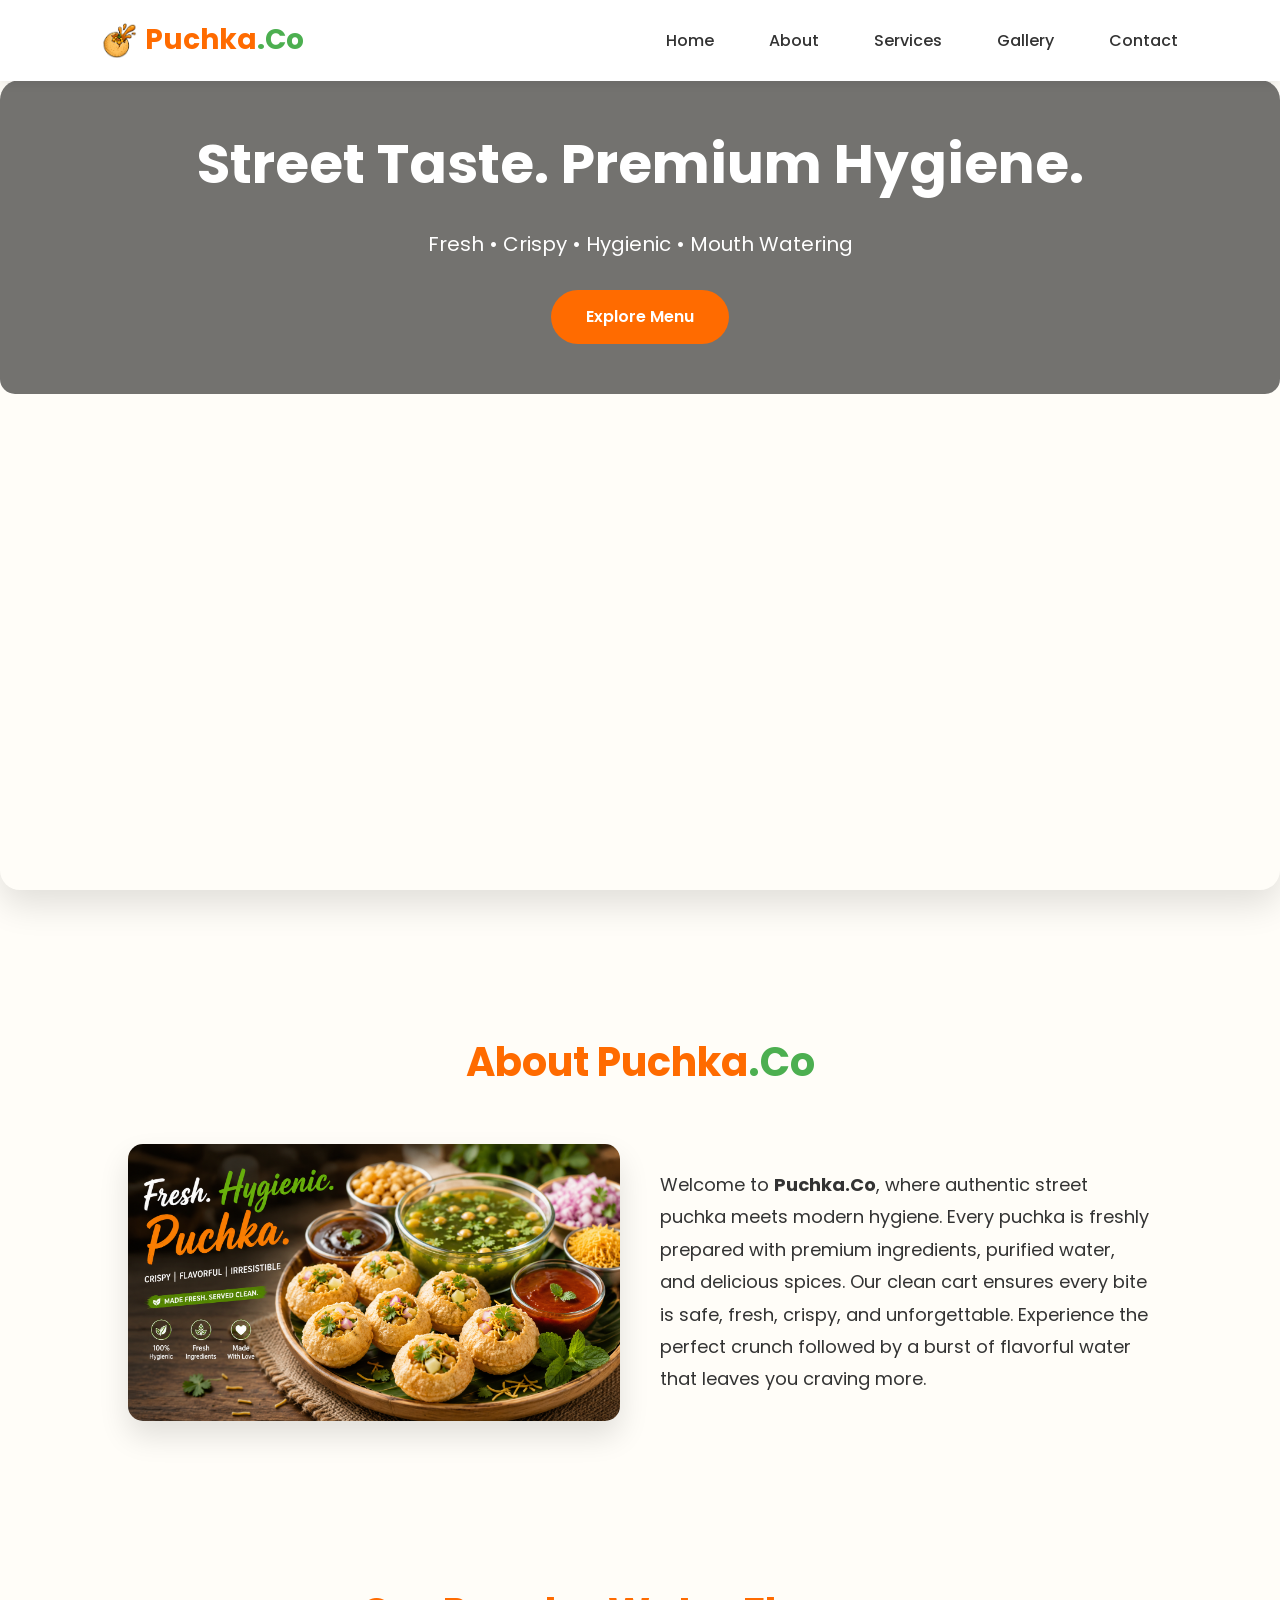
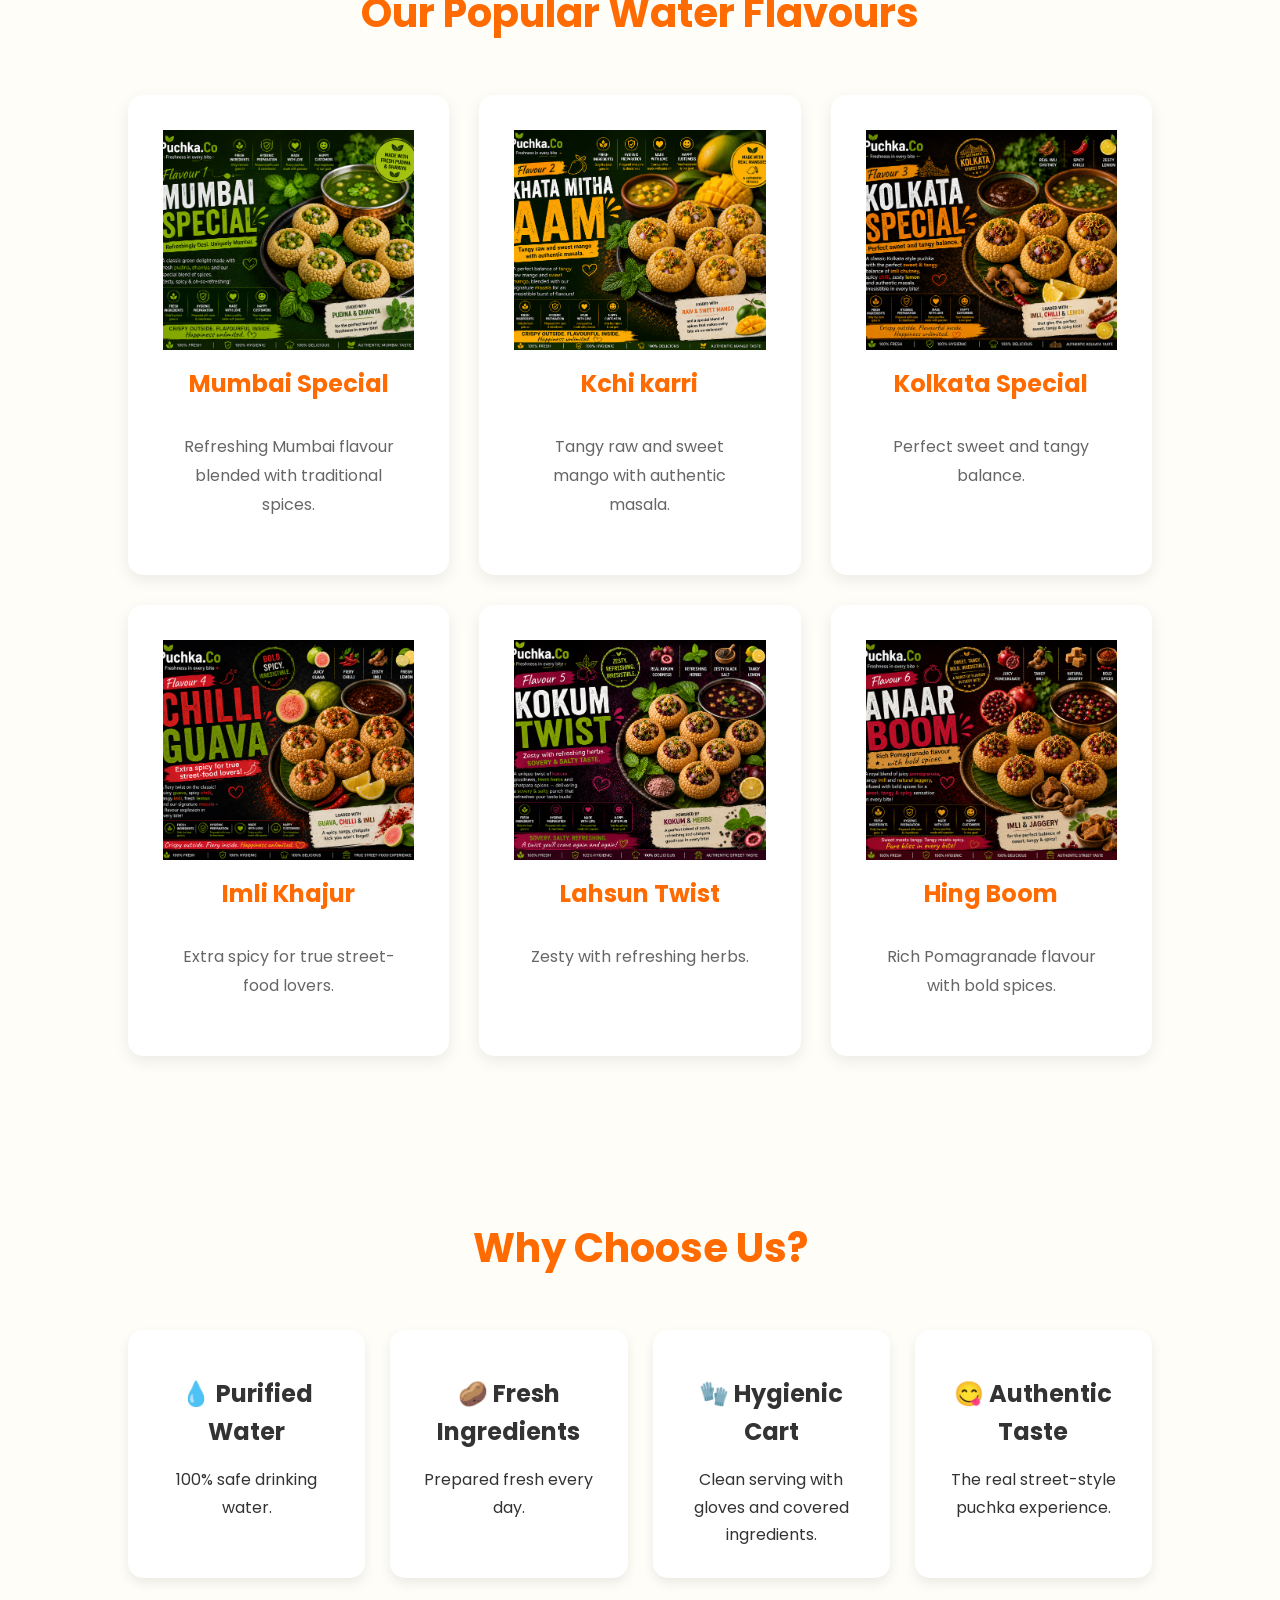
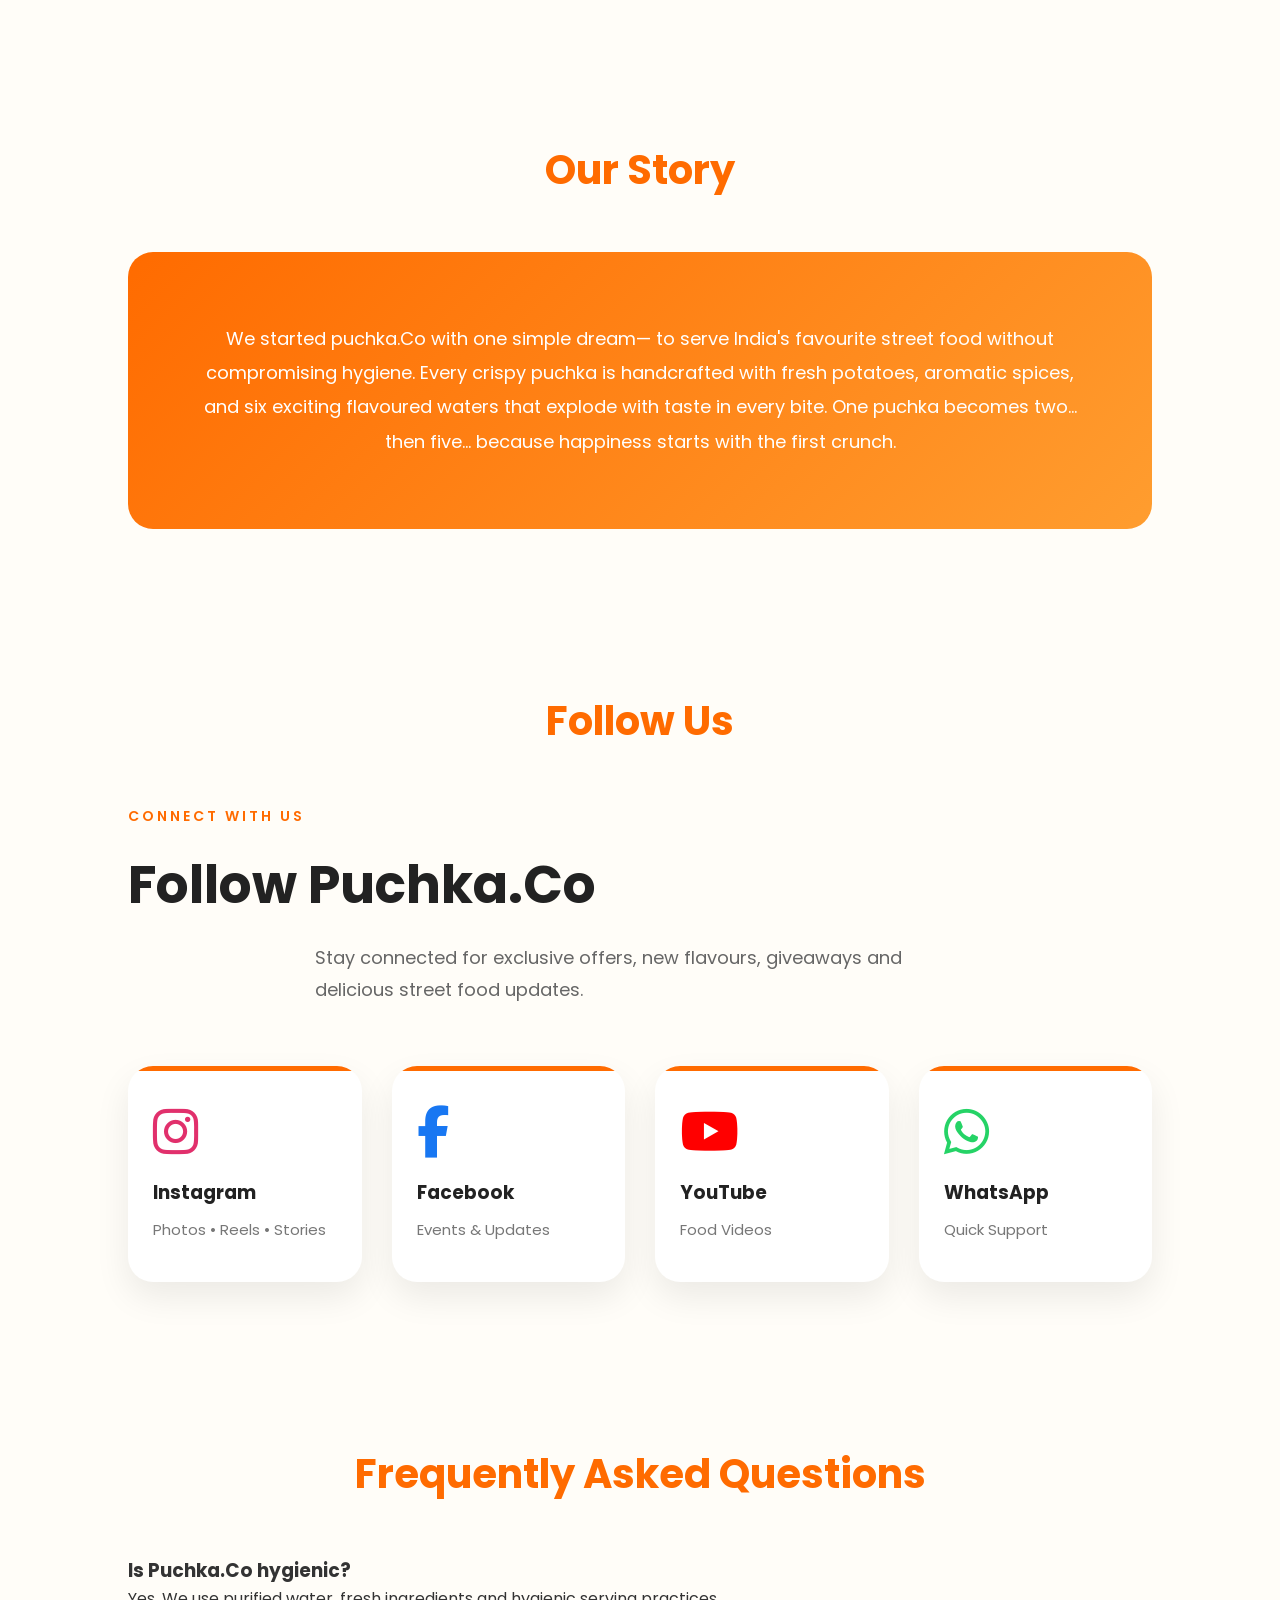
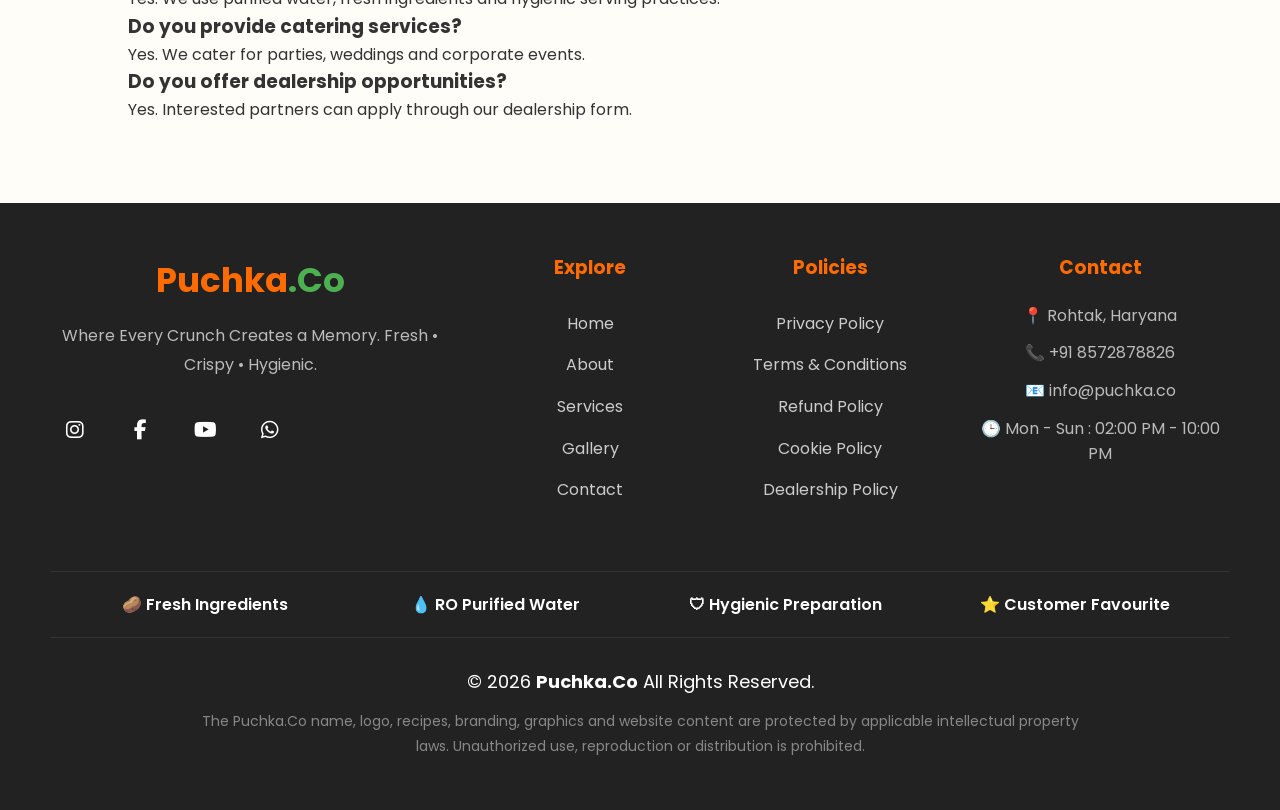
<file: index.html>
<!DOCTYPE html>
<html lang="en">
<head>
<meta charset="UTF-8">
<meta name="viewport" content="width=device-width, initial-scale=1.0">
<title>Puchka.Co | Hygienic Puchka, Golgappa & Panipuri in India</title>

<meta name="description" content="Enjoy hygienic puchka, golgappa and pani puri made with purified water and premium ingredients. Discover unique flavours, premium hygiene, events and franchise opportunities with Puchka.Co.">

<meta name="keywords" content="puchka, golgappa, pani puri, hygienic puchka, street food india, puchka franchise">
    <meta property="og:type" content="website">
<meta property="og:site_name" content="Puchka.Co">
<meta property="og:title" content="Puchka.Co">
<meta property="og:description" content="Premium hygienic puchka experience.">
<meta property="og:url" content="https://puchka.co/">
<meta property="og:image" content="https://puchka.co/image/slider1.jpg">
    
<link href="https://fonts.googleapis.com/css2?family=Poppins:wght@300;400;600;700&display=swap" rel="stylesheet">

<link rel="stylesheet"
href="https://cdnjs.cloudflare.com/ajax/libs/font-awesome/6.5.2/css/all.min.css">

<link rel="stylesheet" href="styles.css">

<style>
*{
    margin:0;
    padding:0;
    box-sizing:border-box;
    font-family:'Poppins',sans-serif;
}

body{
    background:#fffdf8;
    color:#333;
    scroll-behavior:smooth;
}

header{
    position:fixed;
    top:0;
    width:100%;
    background:#ffffff;
    display:flex;
    justify-content:space-between;
    align-items:center;
    padding:18px 8%;
    box-shadow:0 2px 10px rgba(0,0,0,.08);
    z-index:1000;
}

.logo{
    font-size:28px;
    font-weight:700;
    color:#ff6b00;
}

nav a{
    text-decoration:none;
    margin-left:25px;
    color:#333;
    font-weight:500;
}

nav a:hover{
    color:#ff6b00;
}

.slider{
    margin-top:80px;
    width:100%;
    height:90vh;
    overflow:hidden;
}

.slide{
    width:100%;
    height:90vh;
    background-size:cover;
    background-position:center;
    display:flex;
    justify-content:center;
    align-items:center;
    text-align:center;
    animation:fade 18s infinite;
}

.slide-content{
    background:rgba(0,0,0,.55);
    color:#fff;
    padding:40px;
    border-radius:15px;
}

.slide h1{
    font-size:55px;
}

.slide p{
    margin:20px 0;
    font-size:20px;
}

.btn{
    display:inline-block;
    padding:14px 35px;
    background:#ff6b00;
    color:#fff;
    border-radius:40px;
    text-decoration:none;
    margin:10px;
}

section{
    padding:80px 10%;
}

.title{
    text-align:center;
    font-size:40px;
    color:#ff6b00;
    margin-bottom:50px;
}

.about{
    display:grid;
    grid-template-columns:1fr 1fr;
    gap:40px;
    align-items:center;
}

.about img{
    width:100%;
    border-radius:15px;
}

.about p{
    line-height:1.8;
    font-size:18px;
}

.products{
    display:grid;
    grid-template-columns:repeat(auto-fit,minmax(250px,1fr));
    gap:30px;
}

.card{
    background:#fff;
    border-radius:15px;
    overflow:hidden;
    box-shadow:0 5px 15px rgba(0,0,0,.08);
    transition:.3s;
}

.card:hover{
    transform:translateY(-8px);
}

.card img{
    width:100%;
    height:220px;
    object-fit:cover;
}

.card h3{
    color:#ff6b00;
    padding:15px;
}

.card p{
    padding:0 15px 20px;
}

.features{
    display:grid;
    grid-template-columns:repeat(auto-fit,minmax(220px,1fr));
    gap:25px;
}

.feature{
    background:#fff;
    padding:30px;
    text-align:center;
    border-radius:15px;
    box-shadow:0 5px 12px rgba(0,0,0,.08);
}

.story{
    text-align:center;
    line-height:1.9;
    font-size:18px;
}

.follow{
    text-align:center;
}

.follow a{
    display:inline-block;
    margin:15px;
    text-decoration:none;
    color:white;
    background:#ff6b00;
    padding:12px 25px;
    border-radius:30px;
}

footer{
    background:#222;
    color:#fff;
    text-align:center;
    padding:25px;
}

@keyframes fade{
0%{background-image:url('image/slider1.jpg');}
33%{background-image:url('image/slider2.jpg');}
66%{background-image:url('image/slider3.jpg');}
100%{background-image:url('image/slider1.jpg');}
}
.menu-btn{
    display:none;
    font-size:28px;
    color:#ff6b00;
    cursor:pointer;
}
@media(max-width:768px){

.about{
grid-template-columns:1fr;
}

.slide h1{
font-size:35px;
}

.slide p{
font-size:18px;
}

header{
display:flex;
justify-content:space-between;
align-items:center;
flex-direction:row;
padding:15px 20px;
}

nav{
display:none;
flex-direction:column;
position:absolute;
top:70px;
right:20px;
background:white;
width:220px;
padding:20px;
border-radius:10px;
box-shadow:0 5px 15px rgba(0,0,0,.2);
}

nav.active{
display:flex;
}

nav a{
margin:10px 0;
}

.menu-btn{
display:block;
}
}
</style>

</head>
<body>

<header>

    <div class="logo">
    <img src="image/puchka-logo1.png" alt="Puchka Logo" class="logo-icon">
    Puchka<span>.Co</span>
    </div>
    <nav>

        <a href="index.html">Home</a>

        <a href="About.html">About</a>

        <a href="Service.html">Services</a>

        <a href="Gallery.html">Gallery</a>

        <a href="Contact.html">Contact</a>

    </nav>

    <div class="menu-btn">
        <i class="fa-solid fa-bars"></i>
    </div>

</header>

<div class="slider">

<div class="slide">

<div class="slide-content">

<h1>Street Taste. Premium Hygiene.</h1>

<p>Fresh • Crispy • Hygienic • Mouth Watering</p>

<a href="#products" class="btn">Explore Menu</a>

</div>

</div>

</div>

<section id="about">

 <h2 class="title">About Puchka<span class="co-green">.Co</span></h2>

    
<div class="about">

<img src="image/slider1.jpg">

<div>

<p>

Welcome to <b>Puchka.Co</b>, where authentic street puchka meets modern hygiene.

Every puchka is freshly prepared with premium ingredients, purified water, and delicious spices. Our clean cart ensures every bite is safe, fresh, crispy, and unforgettable.

Experience the perfect crunch followed by a burst of flavorful water that leaves you craving more.

</p>

</div>

</div>

</section>

<section id="products">

<h2 class="title">Our Popular Water Flavours</h2>

<div class="products">

<div class="card">
<img src="image/flavour1.png">
<h3>Mumbai Special</h3>
<p>Refreshing Mumbai flavour blended with traditional spices.</p>
</div>

<div class="card">
<img src="image/flavour2.png">
<h3>Kchi karri</h3>
<p>Tangy raw and sweet mango with authentic masala.</p>
</div>

<div class="card">
<img src="image/flavour3.png">
<h3>Kolkata Special</h3>
<p>Perfect sweet and tangy balance.</p>
</div>

<div class="card">
<img src="image/flavour4.png">
<h3>Imli Khajur</h3>
<p>Extra spicy for true street-food lovers.</p>
</div>

<div class="card">
<img src="image/flavour5.png">
<h3>Lahsun Twist</h3>
<p>Zesty with refreshing herbs.</p>
</div>

<div class="card">
<img src="image/flavour6.png">
<h3>Hing Boom</h3>
<p>Rich Pomagranade flavour with bold spices.</p>
</div>

</div>

</section>

<section>

<h2 class="title">Why Choose Us?</h2>

<div class="features">

<div class="feature">
<h3>💧 Purified Water</h3>
<p>100% safe drinking water.</p>
</div>

<div class="feature">
<h3>🥔 Fresh Ingredients</h3>
<p>Prepared fresh every day.</p>
</div>

<div class="feature">
<h3>🧤 Hygienic Cart</h3>
<p>Clean serving with gloves and covered ingredients.</p>
</div>

<div class="feature">
<h3>😋 Authentic Taste</h3>
<p>The real street-style puchka experience.</p>
</div>

</div>

</section>

<section id="story">

<h2 class="title">Our Story</h2>

<div class="story">

<p>

We started puchka.Co with one simple dream—

to serve India's favourite street food without compromising hygiene.

Every crispy puchka is handcrafted with fresh potatoes, aromatic spices, and six exciting flavoured waters that explode with taste in every bite.

One puchka becomes two... then five... because happiness starts with the first crunch.

</p>

</div>

</section>

<section id="follow">

<h2 class="title">Follow Us</h2>

<div class="<!-- Follow Us -->
<section class="social-section">

    <div class="social-heading">
        <span>CONNECT WITH US</span>
        <h2>Follow Puchka.Co</h2>
        <p>
            Stay connected for exclusive offers, new flavours,
            giveaways and delicious street food updates.
        </p>
    </div>

    <div class="social-grid">

        <a href="https://instagram.com/puchka.co" target="_blank" class="social-card instagram">
            <i class="fab fa-instagram"></i>
            <h3>Instagram</h3>
            <p>Photos • Reels • Stories</p>
        </a>

        <a href="https://facebook.com/puchka.co" target="_blank" class="social-card facebook">
            <i class="fab fa-facebook-f"></i>
            <h3>Facebook</h3>
            <p>Events & Updates</p>
        </a>

        <a href="https://youtube.com/@puchkadotco" target="_blank" class="social-card youtube">
            <i class="fab fa-youtube"></i>
            <h3>YouTube</h3>
            <p>Food Videos</p>
        </a>

        <a href="https://wa.me/918572878826" target="_blank" class="social-card whatsapp">
            <i class="fab fa-whatsapp"></i>
            <h3>WhatsApp</h3>
            <p>Quick Support</p>
        </a>

    </div>

</section>

    <section id="faq">
<h2 class="title">Frequently Asked Questions</h2>

<h3>Is Puchka.Co hygienic?</h3>
<p>Yes. We use purified water, fresh ingredients and hygienic serving practices.</p>

<h3>Do you provide catering services?</h3>
<p>Yes. We cater for parties, weddings and corporate events.</p>

<h3>Do you offer dealership opportunities?</h3>
<p>Yes. Interested partners can apply through our dealership form.</p>
</section>
    

<footer>

<footer class="footer">

<div class="footer-top">

<div class="footer-brand">
    <h2 class="title">Puchka<span class="co-green">.Co</span></h2>
<p>
Where Every Crunch Creates a Memory.
Fresh • Crispy • Hygienic.
</p>

<div class="social-icons">

<a href="https://instagram.com/puchka.co"><i class="fab fa-instagram"></i></a>

<a href="https://facebook.com/puchka.co"><i class="fab fa-facebook-f"></i></a>

<a href="https://youtube.com/@puchkadotco"><i class="fab fa-youtube"></i></a>

<a href="https://wa.me/918572878826"><i class="fab fa-whatsapp"></i></a>

</div>

</div>

<div class="footer-links">

<h3>Explore</h3>

<a href="index.html">Home</a>

<a href="About.html">About</a>

<a href="Service.html">Services</a>

<a href="Gallery.html">Gallery</a>

<a href="Contact.html">Contact</a>

</div>

<div class="footer-links">

<h3>Policies</h3>

<a href="privacy.html">Privacy Policy</a>

<a href="terms.html">Terms & Conditions</a>

<a href="refund.html">Refund Policy</a>

<a href="cookie.html">Cookie Policy</a>

<a href="dealership.html">Dealership Policy</a>

</div>

<div class="footer-contact">

<h3>Contact</h3>

<p>📍 Rohtak, Haryana</p>

<p>📞 +91 8572878826</p>

<p>📧 info@puchka.co</p>

<p>🕒 Mon - Sun : 02:00 PM - 10:00 PM</p>

</div>

</div>

<div class="footer-trust">

<div>🥔 Fresh Ingredients</div>

<div>💧 RO Purified Water</div>

<div>🛡 Hygienic Preparation</div>

<div>⭐ Customer Favourite</div>

</div>

<div class="footer-bottom">

<p>

© 2026 <strong>Puchka.Co</strong> All Rights Reserved.

</p>

<p>

The Puchka.Co name, logo, recipes, branding, graphics and website content are protected by applicable intellectual property laws. Unauthorized use, reproduction or distribution is prohibited.

</p>

</div>

</footer>

<script src="script.js"></script>
</body>
</html>
</file>
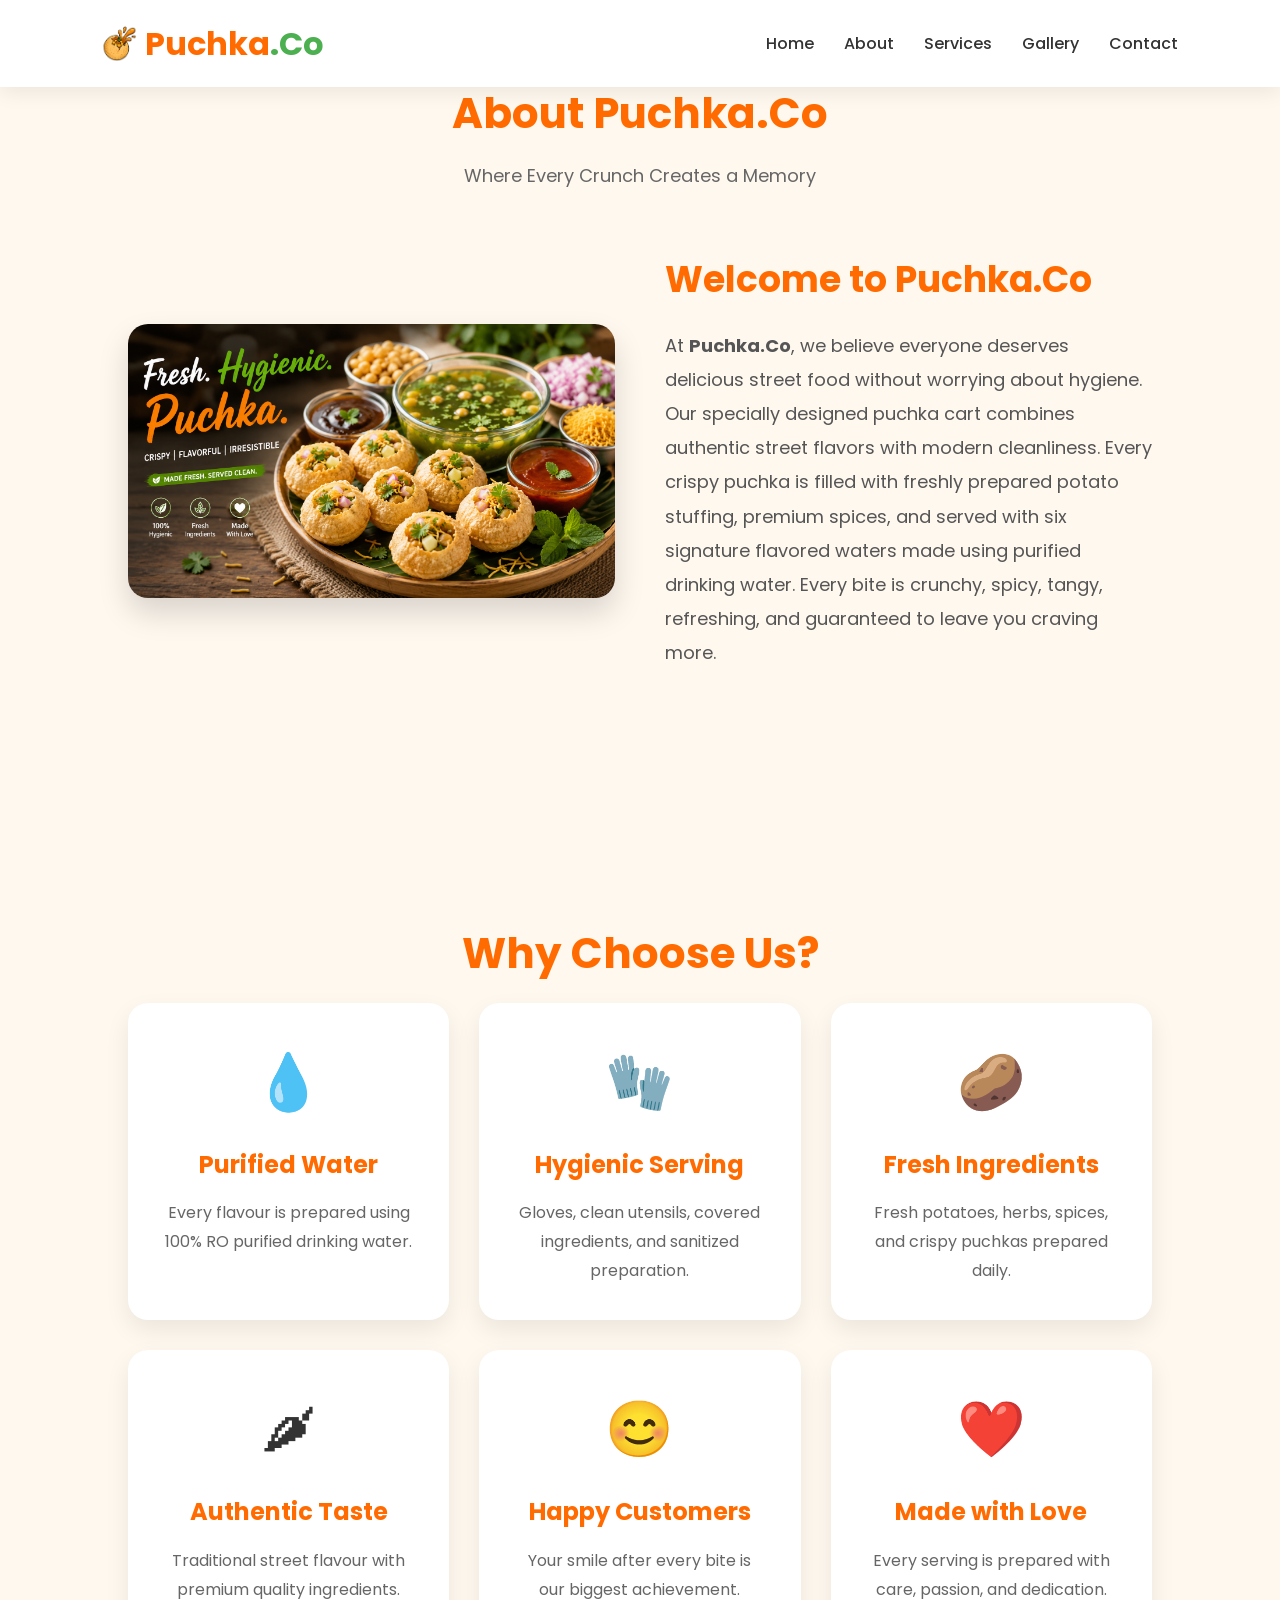
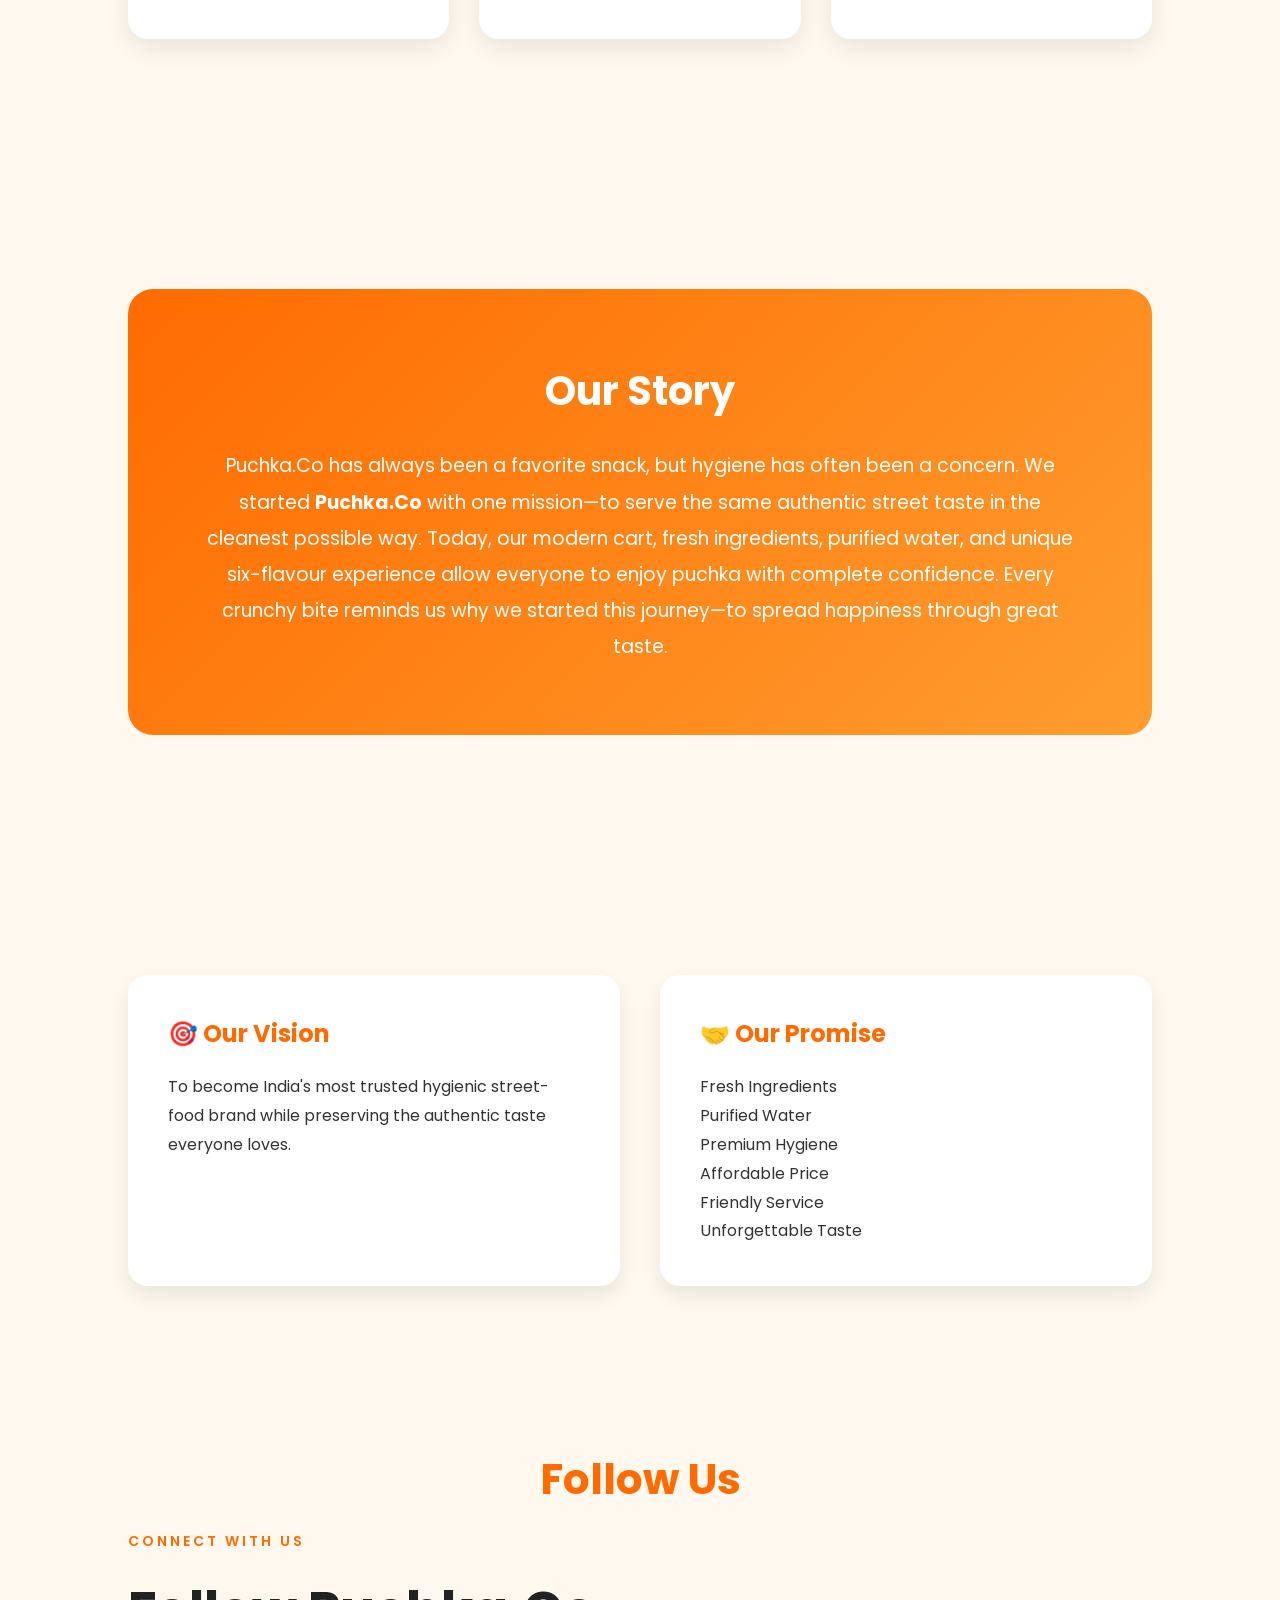
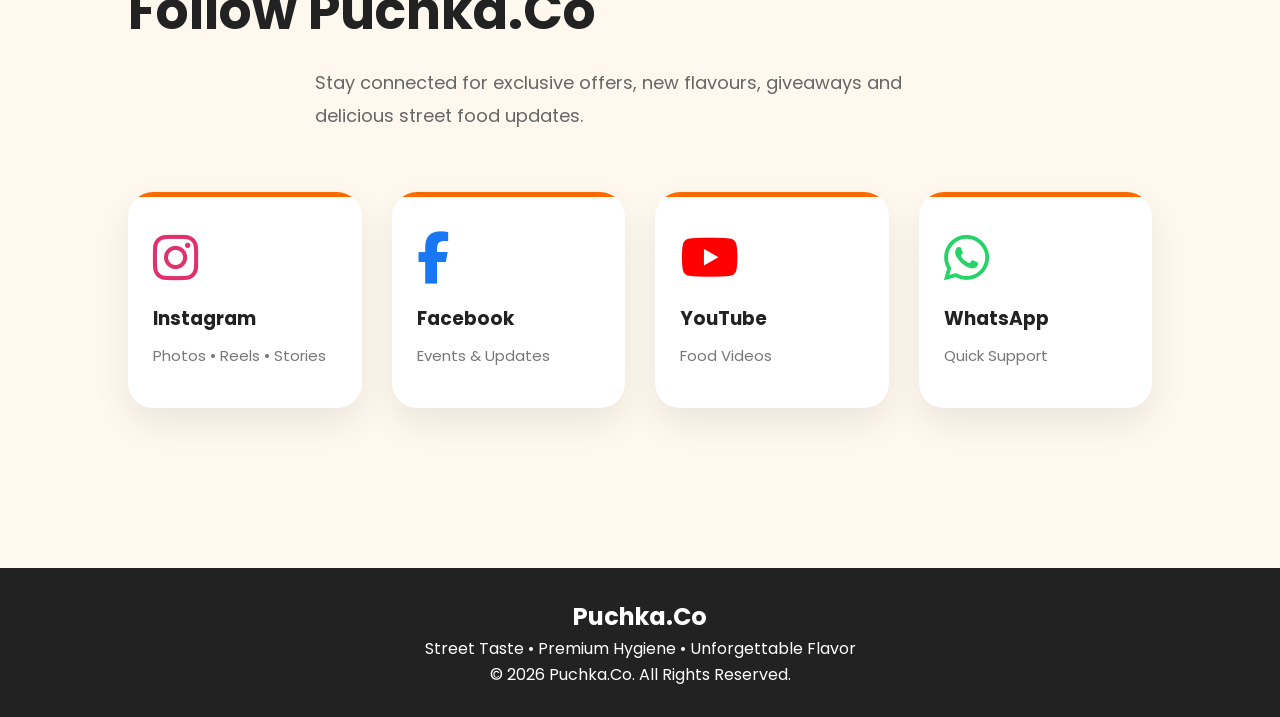
<file: About.html>
<!DOCTYPE html>
<html lang="en">
<link rel="stylesheet" href="styles.css">
<head>
<meta charset="UTF-8">
<meta name="viewport" content="width=device-width, initial-scale=1.0">

    <title>About Puchka.Co | India's Hygienic Puchka Brand</title>

<meta name="description" content="Learn about Puchka.Co, our mission to serve hygienic and delicious puchka, golgappa and pani puri using purified water and premium ingredients.">
<meta property="og:type" content="website">
<meta property="og:site_name" content="Puchka.Co">
<meta property="og:title" content="Puchka.Co">
<meta property="og:description" content="Premium hygienic puchka experience.">
<meta property="og:url" content="https://puchka.co/">
<meta property="og:image" content="https://puchka.co/image/slider1.jpg">
<link href="https://fonts.googleapis.com/css2?family=Poppins:wght@300;400;500;600;700&display=swap" rel="stylesheet">
<link rel="stylesheet" href="https://cdnjs.cloudflare.com/ajax/libs/font-awesome/6.5.2/css/all.min.css">
<style>

*{
margin:0;
padding:0;
box-sizing:border-box;
font-family:'Poppins',sans-serif;
}

body{
background:#fff8ef;
color:#333;
}

section{
padding:80px 10%;
}

.title{
text-align:center;
font-size:42px;
color:#ff6b00;
margin-bottom:15px;
font-weight:700;
}

.subtitle{
text-align:center;
color:#666;
margin-bottom:60px;
font-size:18px;
}

.about-box{
display:grid;
grid-template-columns:1fr 1fr;
gap:50px;
align-items:center;
}

.about-box img{
width:100%;
border-radius:20px;
box-shadow:0 15px 30px rgba(0,0,0,.15);
}

.about-content h2{
font-size:36px;
color:#ff6b00;
margin-bottom:20px;
}

.about-content p{
font-size:18px;
line-height:1.9;
color:#555;
}

.choose{
margin-top:90px;
}

.cards{
display:grid;
grid-template-columns:repeat(auto-fit,minmax(260px,1fr));
gap:30px;
}

.card{
background:white;
padding:35px;
border-radius:20px;
text-align:center;
box-shadow:0 10px 25px rgba(0,0,0,.08);
transition:.4s;
}

.card:hover{
transform:translateY(-12px);
background:linear-gradient(135deg,#ff7b00,#ffb347);
color:white;
}

.card span{
font-size:55px;
display:block;
margin-bottom:20px;
}

.card h3{
margin-bottom:15px;
}

.story{
margin-top:90px;
background:linear-gradient(135deg,#ff6b00,#ff9d2f);
padding:70px;
border-radius:25px;
text-align:center;
color:white;
}

.story h2{
font-size:40px;
margin-bottom:25px;
}

.story p{
font-size:19px;
line-height:1.9;
}

.vision{
margin-top:80px;
display:grid;
grid-template-columns:1fr 1fr;
gap:40px;
}

.box{
background:white;
padding:40px;
border-radius:20px;
box-shadow:0 10px 20px rgba(0,0,0,.08);
}

.box h2{
color:#ff6b00;
margin-bottom:20px;
}

.box p{
line-height:1.8;
}

.follow{
margin-top:90px;
text-align:center;
}

.follow h2{
color:#ff6b00;
margin-bottom:20px;
font-size:40px;
}

.follow p{
margin-bottom:30px;
font-size:18px;
color:#666;
}

.social a{
display:inline-block;
margin:12px;
padding:15px 28px;
background:#ff6b00;
color:white;
text-decoration:none;
border-radius:40px;
transition:.3s;
font-weight:600;
}

.social a:hover{
background:#222;
}

footer{
margin-top:80px;
background:#222;
color:white;
text-align:center;
padding:30px;
}

@media(max-width:768px){

.about-box{
grid-template-columns:1fr;
}

.vision{
grid-template-columns:1fr;
}

.title{
font-size:34px;
}

.story{
padding:40px 25px;
}

}

</style>
</head>

<body>

<header>

    <div class="logo">
    <img src="image/puchka-logo1.png" alt="Puchka Logo" class="logo-icon">
    Puchka<span>.Co</span>
    </div>

    <nav>
        <a href="index.html">Home</a>
        <a href="About.html" class="active">About</a>
        <a href="Service.html">Services</a>
        <a href="Gallery.html">Gallery</a>
        <a href="Contact.html">Contact</a>
    </nav>

    <div class="menu-btn">
        <i class="fa-solid fa-bars"></i>
    </div>

</header>

<section>

<h1 class="title">About Puchka.Co</h1>

<p class="subtitle">
Where Every Crunch Creates a Memory
</p>

<div class="about-box">

<img src="image/slider1.jpg">

<div class="about-content">

<h2>Welcome to Puchka.Co</h2>

<p>

At <b>Puchka.Co</b>, we believe everyone deserves delicious street food without worrying about hygiene.

Our specially designed puchka cart combines authentic street flavors with modern cleanliness. Every crispy puchka is filled with freshly prepared potato stuffing, premium spices, and served with six signature flavored waters made using purified drinking water.

Every bite is crunchy, spicy, tangy, refreshing, and guaranteed to leave you craving more.

</p>

</div>

</div>

</section>

<section class="choose">

<h1 class="title">Why Choose Us?</h1>

<div class="cards">

<div class="card">
<span>💧</span>
<h3>Purified Water</h3>
<p>Every flavour is prepared using 100% RO purified drinking water.</p>
</div>

<div class="card">
<span>🧤</span>
<h3>Hygienic Serving</h3>
<p>Gloves, clean utensils, covered ingredients, and sanitized preparation.</p>
</div>

<div class="card">
<span>🥔</span>
<h3>Fresh Ingredients</h3>
<p>Fresh potatoes, herbs, spices, and crispy puchkas prepared daily.</p>
</div>

<div class="card">
<span>🌶</span>
<h3>Authentic Taste</h3>
<p>Traditional street flavour with premium quality ingredients.</p>
</div>

<div class="card">
<span>😊</span>
<h3>Happy Customers</h3>
<p>Your smile after every bite is our biggest achievement.</p>
</div>

<div class="card">
<span>❤️</span>
<h3>Made with Love</h3>
<p>Every serving is prepared with care, passion, and dedication.</p>
</div>

</div>

</section>

<section>

<div class="story">

<h2>Our Story</h2>

<p>
Puchka.Co has always been a favorite snack, but hygiene has often been a concern.

We started <b>Puchka.Co</b> with one mission—to serve the same authentic street taste in the cleanest possible way.

Today, our modern cart, fresh ingredients, purified water, and unique six-flavour experience allow everyone to enjoy puchka with complete confidence.

Every crunchy bite reminds us why we started this journey—to spread happiness through great taste.

</p>

</div>

</section>

<section>

<div class="vision">

<div class="box">

<h2>🎯 Our Vision</h2>

<p>

To become India's most trusted hygienic street-food brand while preserving the authentic taste everyone loves.

</p>

</div>

<div class="box">

<h2>🤝 Our Promise</h2>

<p>

Fresh Ingredients<br>
Purified Water<br>
Premium Hygiene<br>
Affordable Price<br>
Friendly Service<br>
Unforgettable Taste

</p>

</div>

</section>

<section id="follow">

<h2 class="title">Follow Us</h2>

<div class="<!-- Follow Us -->
<section class="social-section">

    <div class="social-heading">
        <span>CONNECT WITH US</span>
        <h2>Follow Puchka.Co</h2>
        <p>
            Stay connected for exclusive offers, new flavours,
            giveaways and delicious street food updates.
        </p>
    </div>

    <div class="social-grid">

        <a href="https://instagram.com/puchka.co" target="_blank" class="social-card instagram">
            <i class="fab fa-instagram"></i>
            <h3>Instagram</h3>
            <p>Photos • Reels • Stories</p>
        </a>

        <a href="https://facebook.com/puchka.co" target="_blank" class="social-card facebook">
            <i class="fab fa-facebook-f"></i>
            <h3>Facebook</h3>
            <p>Events & Updates</p>
        </a>

        <a href="https://youtube.com/@puchkadotco" target="_blank" class="social-card youtube">
            <i class="fab fa-youtube"></i>
            <h3>YouTube</h3>
            <p>Food Videos</p>
        </a>

        <a href="https://wa.me/918572878826" target="_blank" class="social-card whatsapp">
            <i class="fab fa-whatsapp"></i>
            <h3>WhatsApp</h3>
            <p>Quick Support</p>
        </a>

    </div>

</section>

<footer>

<h2>Puchka.Co</h2>

<p>Street Taste • Premium Hygiene • Unforgettable Flavor</p>

<p>© 2026 Puchka.Co. All Rights Reserved.</p>

</footer>

<script src="script.js"></script>
</body>
</html>
</file>
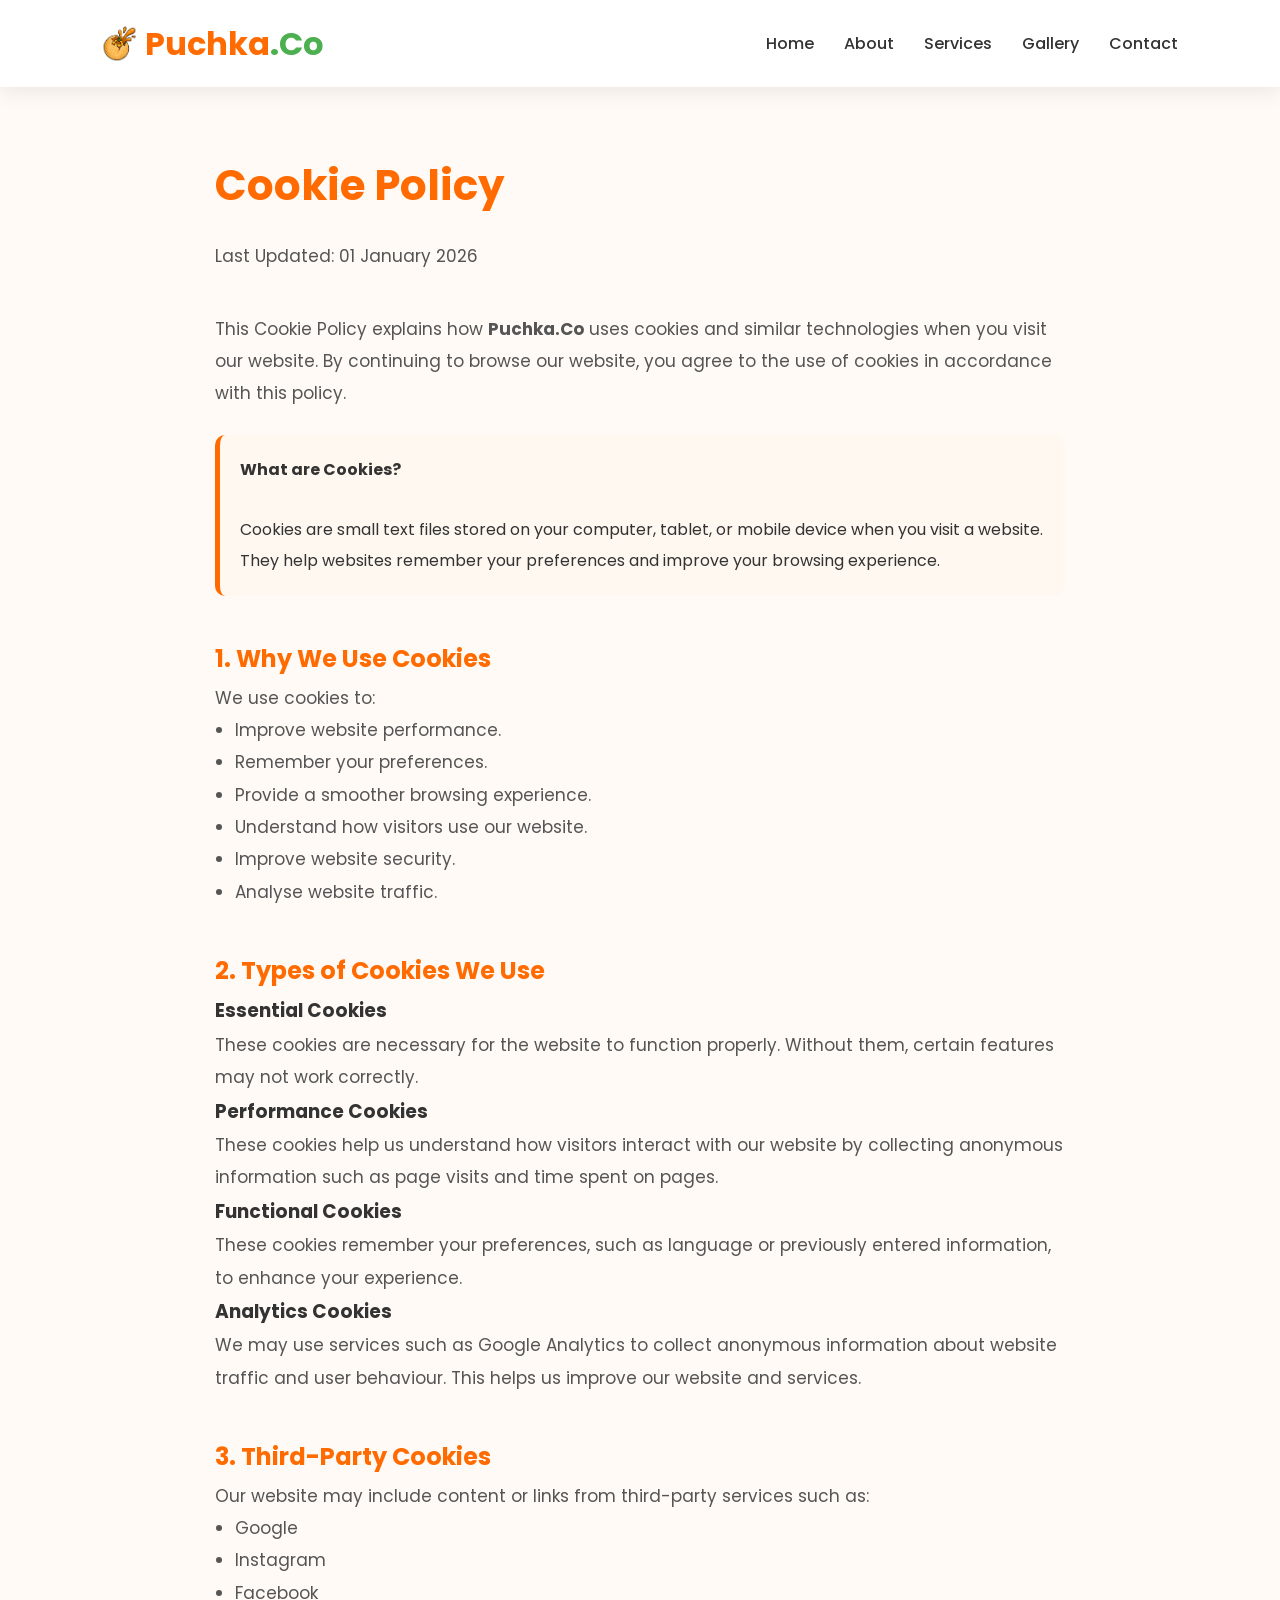
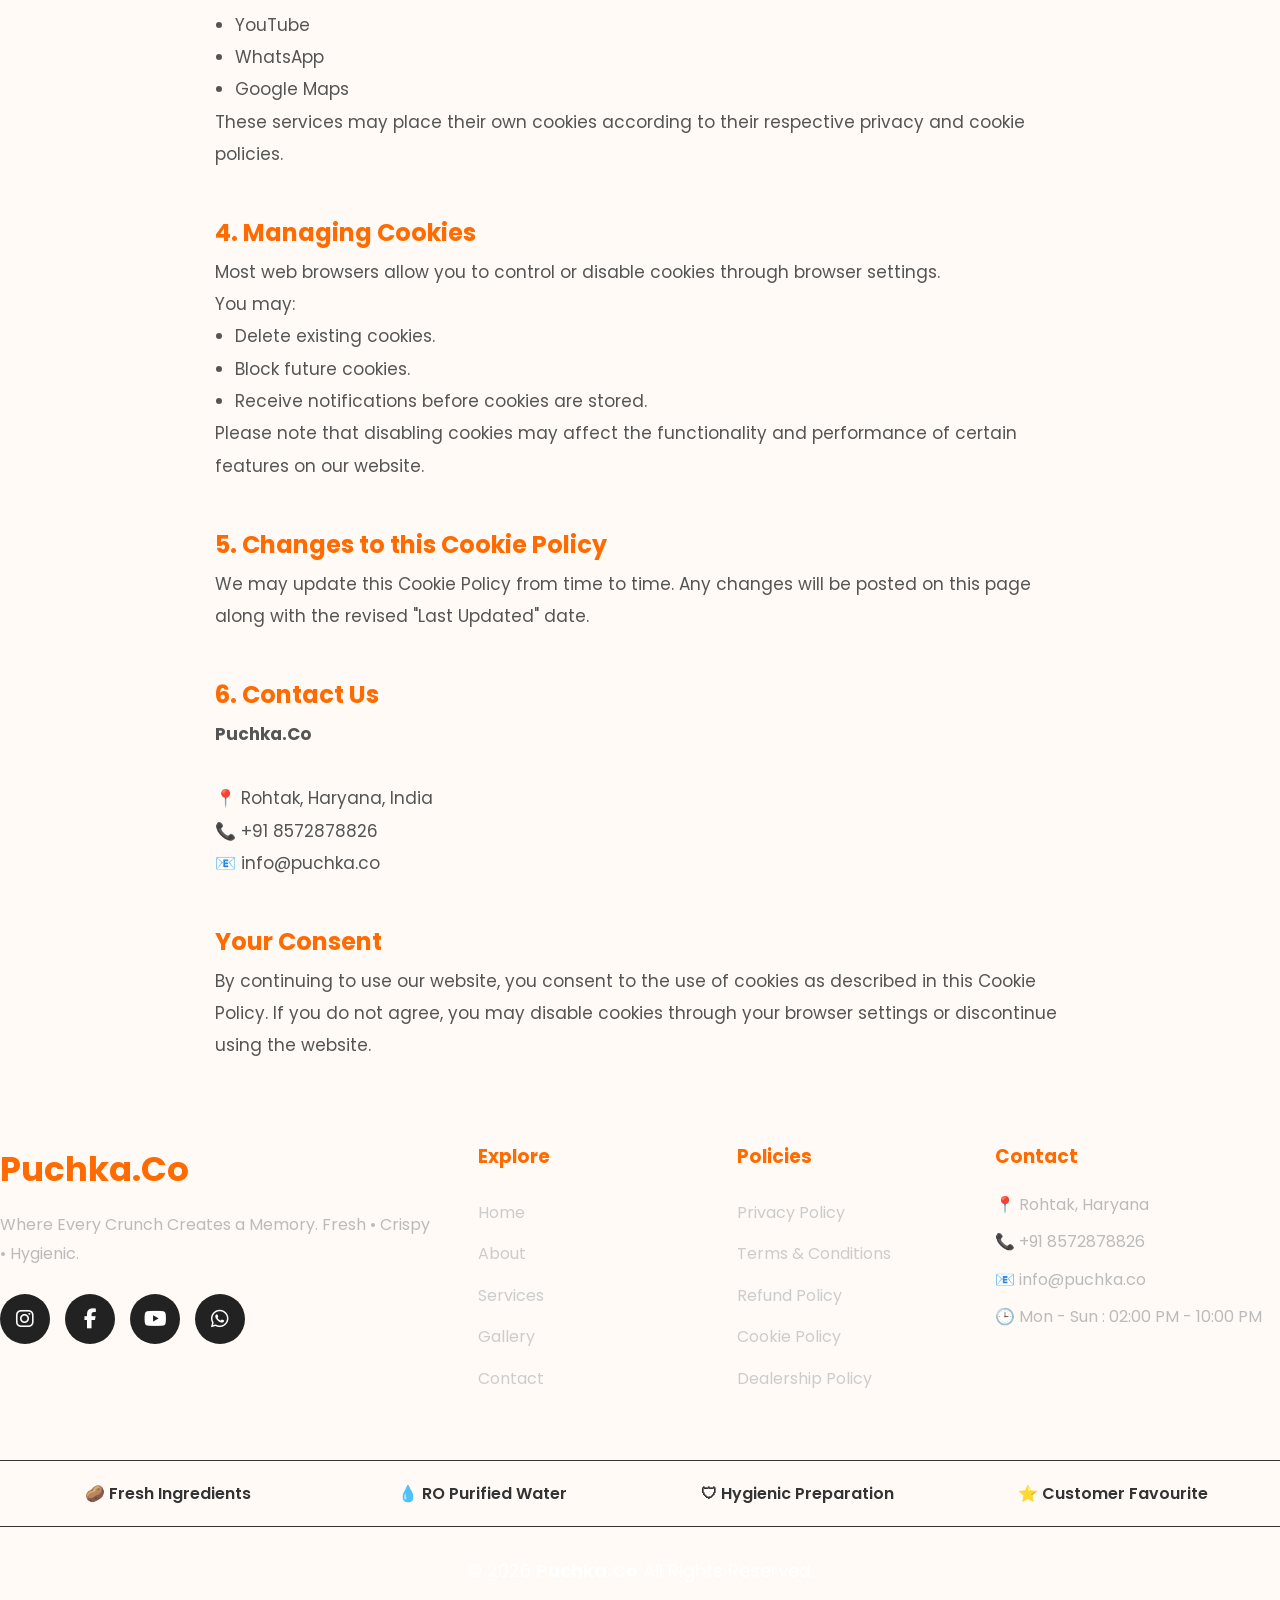
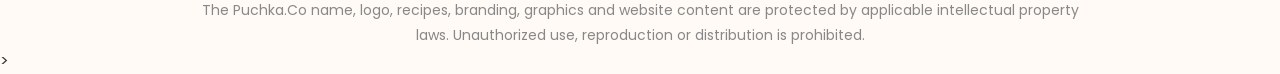
<file: cookie.html>
<!DOCTYPE html>
<html lang="en">
<head>

<meta charset="UTF-8">
<meta name="viewport" content="width=device-width, initial-scale=1.0">

<title>Cookie Policy | Puchka.Co</title>

<meta name="description" content="Learn about Puchka.Co, our mission to serve hygienic and delicious puchka, golgappa and pani puri using purified water and premium ingredients.">
<meta property="og:type" content="website">
<meta property="og:site_name" content="Puchka.Co">
<meta property="og:title" content="Puchka.Co">
<meta property="og:description" content="Premium hygienic puchka experience.">
<meta property="og:url" content="https://puchka.co/">
<meta property="og:image" content="https://puchka.co/image/slider1.jpg">
<link href="https://fonts.googleapis.com/css2?family=Poppins:wght@300;400;500;600;700&display=swap" rel="stylesheet">
<link rel="stylesheet" href="https://cdnjs.cloudflare.com/ajax/libs/font-awesome/6.5.2/css/all.min.css">

<link rel="stylesheet" href="styles.css">

<style>

.policy-section{
max-width:900px;
margin:120px auto 80px;
padding:0 25px;
line-height:1.9;
}

.policy-section h1{
color:#ff6b00;
font-size:42px;
margin-bottom:15px;
}

.policy-section h2{
color:#ff6b00;
margin-top:40px;
}

.policy-section p,
.policy-section li{
font-size:17px;
color:#555;
}

.policy-section ul{
margin-left:20px;
}

.last-updated{
color:#888;
margin-bottom:40px;
}

.notice{
background:#fff8f0;
border-left:5px solid #ff6b00;
padding:20px;
border-radius:10px;
margin:25px 0;
}

@media(max-width:768px){

.policy-section{
margin-top:100px;
}

.policy-section h1{
font-size:34px;
}

}

</style>

</head>

<body>

<<header>

    <div class="logo">
    <img src="image/puchka-logo1.png" alt="Puchka Logo" class="logo-icon">
    Puchka<span>.Co</span>
    </div>

    <nav>
        <a href="index.html">Home</a>
        <a href="About.html" class="active">About</a>
        <a href="Service.html">Services</a>
        <a href="Gallery.html">Gallery</a>
        <a href="Contact.html">Contact</a>
    </nav>

    <div class="menu-btn">
        <i class="fa-solid fa-bars"></i>
    </div>

</header>


<section class="policy-section">

<h1>Cookie Policy</h1>

<p class="last-updated">
Last Updated: 01 January 2026
</p>

<p>
This Cookie Policy explains how <strong>Puchka.Co</strong> uses cookies and similar technologies when you visit our website. By continuing to browse our website, you agree to the use of cookies in accordance with this policy.
</p>

<div class="notice">

<strong>What are Cookies?</strong><br><br>

Cookies are small text files stored on your computer, tablet, or mobile device when you visit a website. They help websites remember your preferences and improve your browsing experience.

</div>

<h2>1. Why We Use Cookies</h2>

<p>We use cookies to:</p>

<ul>

<li>Improve website performance.</li>

<li>Remember your preferences.</li>

<li>Provide a smoother browsing experience.</li>

<li>Understand how visitors use our website.</li>

<li>Improve website security.</li>

<li>Analyse website traffic.</li>

</ul>

<h2>2. Types of Cookies We Use</h2>

<h3>Essential Cookies</h3>

<p>
These cookies are necessary for the website to function properly. Without them, certain features may not work correctly.
</p>

<h3>Performance Cookies</h3>

<p>
These cookies help us understand how visitors interact with our website by collecting anonymous information such as page visits and time spent on pages.
</p>

<h3>Functional Cookies</h3>

<p>
These cookies remember your preferences, such as language or previously entered information, to enhance your experience.
</p>

<h3>Analytics Cookies</h3>

<p>
We may use services such as Google Analytics to collect anonymous information about website traffic and user behaviour. This helps us improve our website and services.
</p>

<h2>3. Third-Party Cookies</h2>

<p>
Our website may include content or links from third-party services such as:
</p>

<ul>

<li>Google</li>

<li>Instagram</li>

<li>Facebook</li>

<li>YouTube</li>

<li>WhatsApp</li>

<li>Google Maps</li>

</ul>

<p>
These services may place their own cookies according to their respective privacy and cookie policies.
</p>

<h2>4. Managing Cookies</h2>

<p>
Most web browsers allow you to control or disable cookies through browser settings.
</p>

<p>
You may:
</p>

<ul>

<li>Delete existing cookies.</li>

<li>Block future cookies.</li>

<li>Receive notifications before cookies are stored.</li>

</ul>

<p>
Please note that disabling cookies may affect the functionality and performance of certain features on our website.
</p>

<h2>5. Changes to this Cookie Policy</h2>

<p>
We may update this Cookie Policy from time to time. Any changes will be posted on this page along with the revised "Last Updated" date.
</p>

<h2>6. Contact Us</h2>

<p>

<strong>Puchka.Co</strong><br><br>

📍 Rohtak, Haryana, India<br>

📞 +91 8572878826<br>

📧 info@puchka.co

</p>

<h2>Your Consent</h2>

<p>
By continuing to use our website, you consent to the use of cookies as described in this Cookie Policy. If you do not agree, you may disable cookies through your browser settings or discontinue using the website.
</p>

</section>
<footer class="footer">

<div class="footer-top">

<div class="footer-brand">

<h2>Puchka<span>.Co</span> </h2>

<p>
Where Every Crunch Creates a Memory.
Fresh • Crispy • Hygienic.
</p>

<div class="social-icons">

<a href="https://instagram.com/puchka.co"><i class="fab fa-instagram"></i></a>

<a href="https://facebook.com/puchka.co"><i class="fab fa-facebook-f"></i></a>

<a href="https://youtube.com/@puchkadotco"><i class="fab fa-youtube"></i></a>

<a href="https://wa.me/918572878826"><i class="fab fa-whatsapp"></i></a>

</div>

</div>

<div class="footer-links">

<h3>Explore</h3>

<a href="index.html">Home</a>

<a href="About.html">About</a>

<a href="Service.html">Services</a>

<a href="Gallery.html">Gallery</a>

<a href="Contact.html">Contact</a>

</div>

<div class="footer-links">

<h3>Policies</h3>

<a href="privacy.html">Privacy Policy</a>

<a href="terms.html">Terms & Conditions</a>

<a href="refund.html">Refund Policy</a>

<a href="cookie-policy.html">Cookie Policy</a>

<a href="franchise-policy.html">Dealership Policy</a>

</div>

<div class="footer-contact">

<h3>Contact</h3>

<p>📍 Rohtak, Haryana</p>

<p>📞 +91 8572878826</p>

<p>📧 info@puchka.co</p>

<p>🕒 Mon - Sun : 02:00 PM - 10:00 PM</p>

</div>

</div>

<div class="footer-trust">

<div>🥔 Fresh Ingredients</div>

<div>💧 RO Purified Water</div>

<div>🛡 Hygienic Preparation</div>

<div>⭐ Customer Favourite</div>

</div>

<div class="footer-bottom">

<p>

© 2026 <strong>Puchka.Co</strong> All Rights Reserved.

</p>

<p>

The Puchka.Co name, logo, recipes, branding, graphics and website content are protected by applicable intellectual property laws. Unauthorized use, reproduction or distribution is prohibited.

</p>

</div>

</footer>


<script src="script.js"></script>>

</body>
</html>
</file>
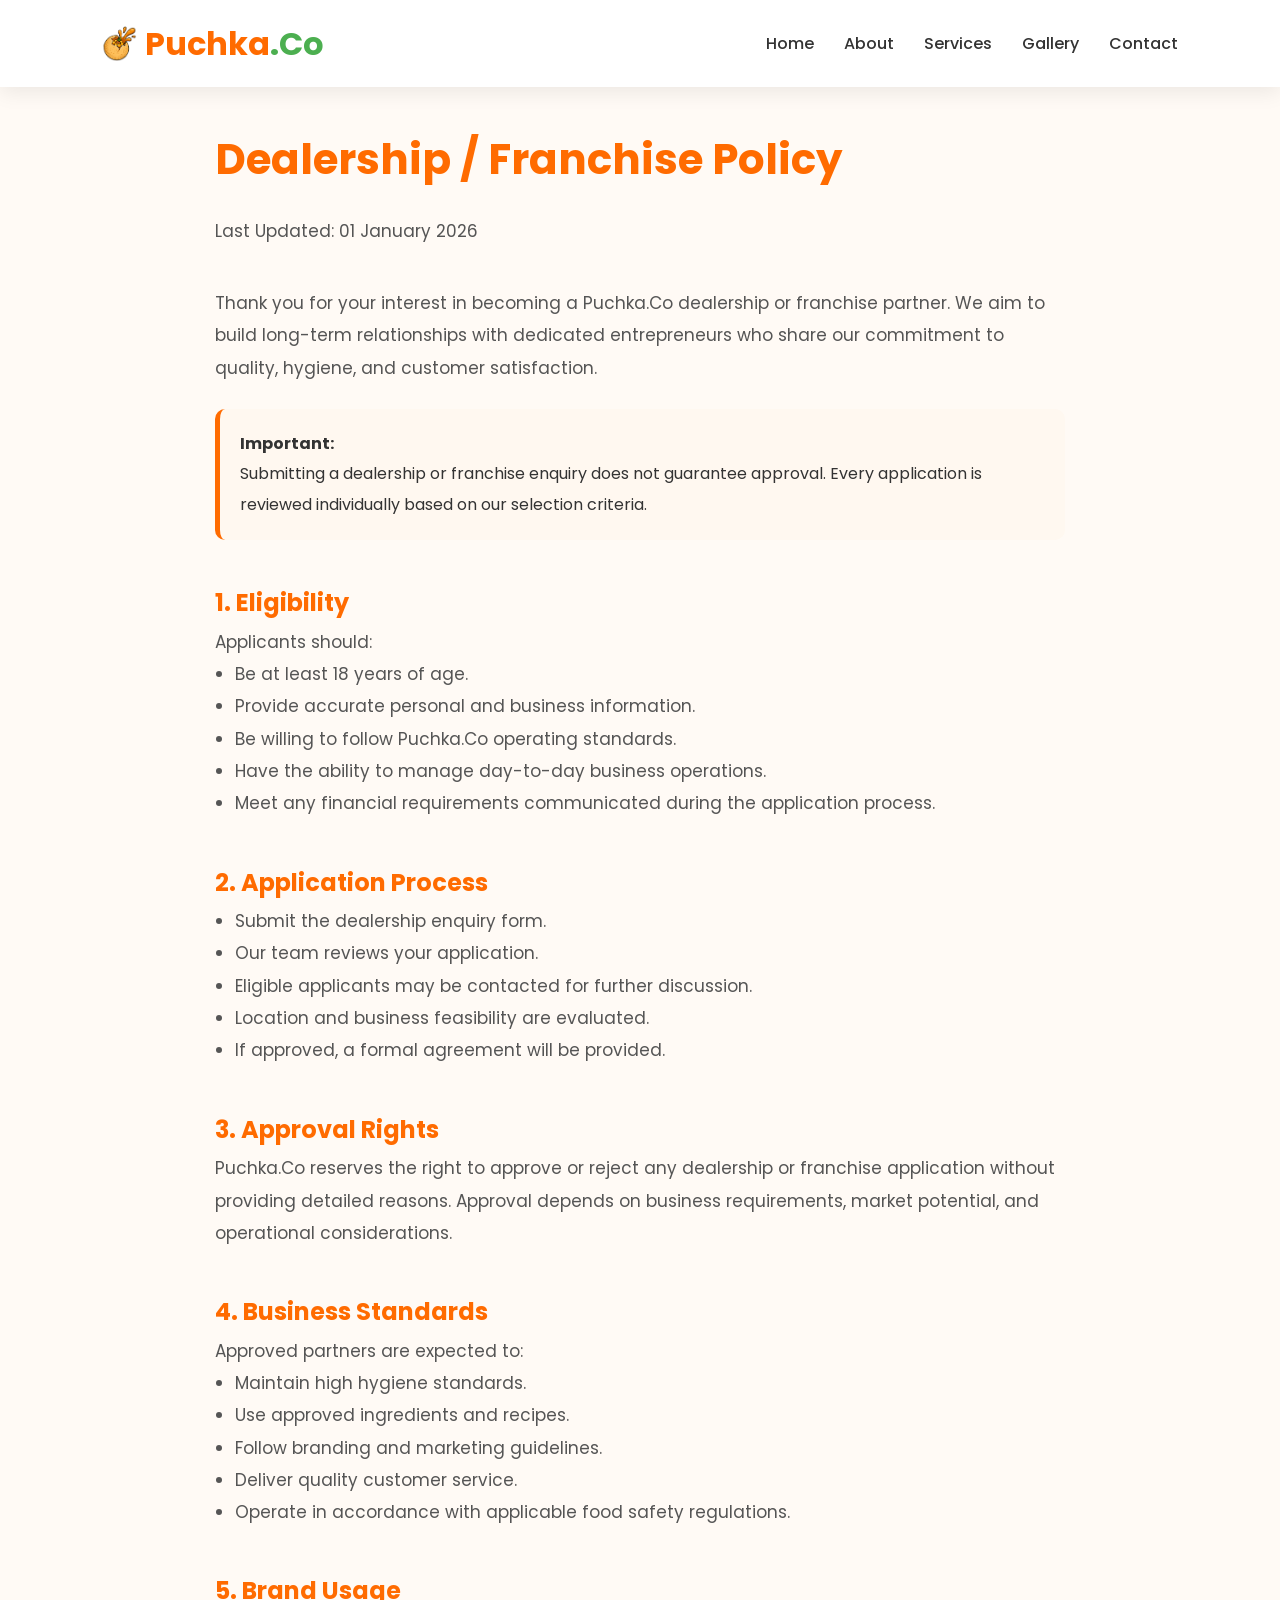
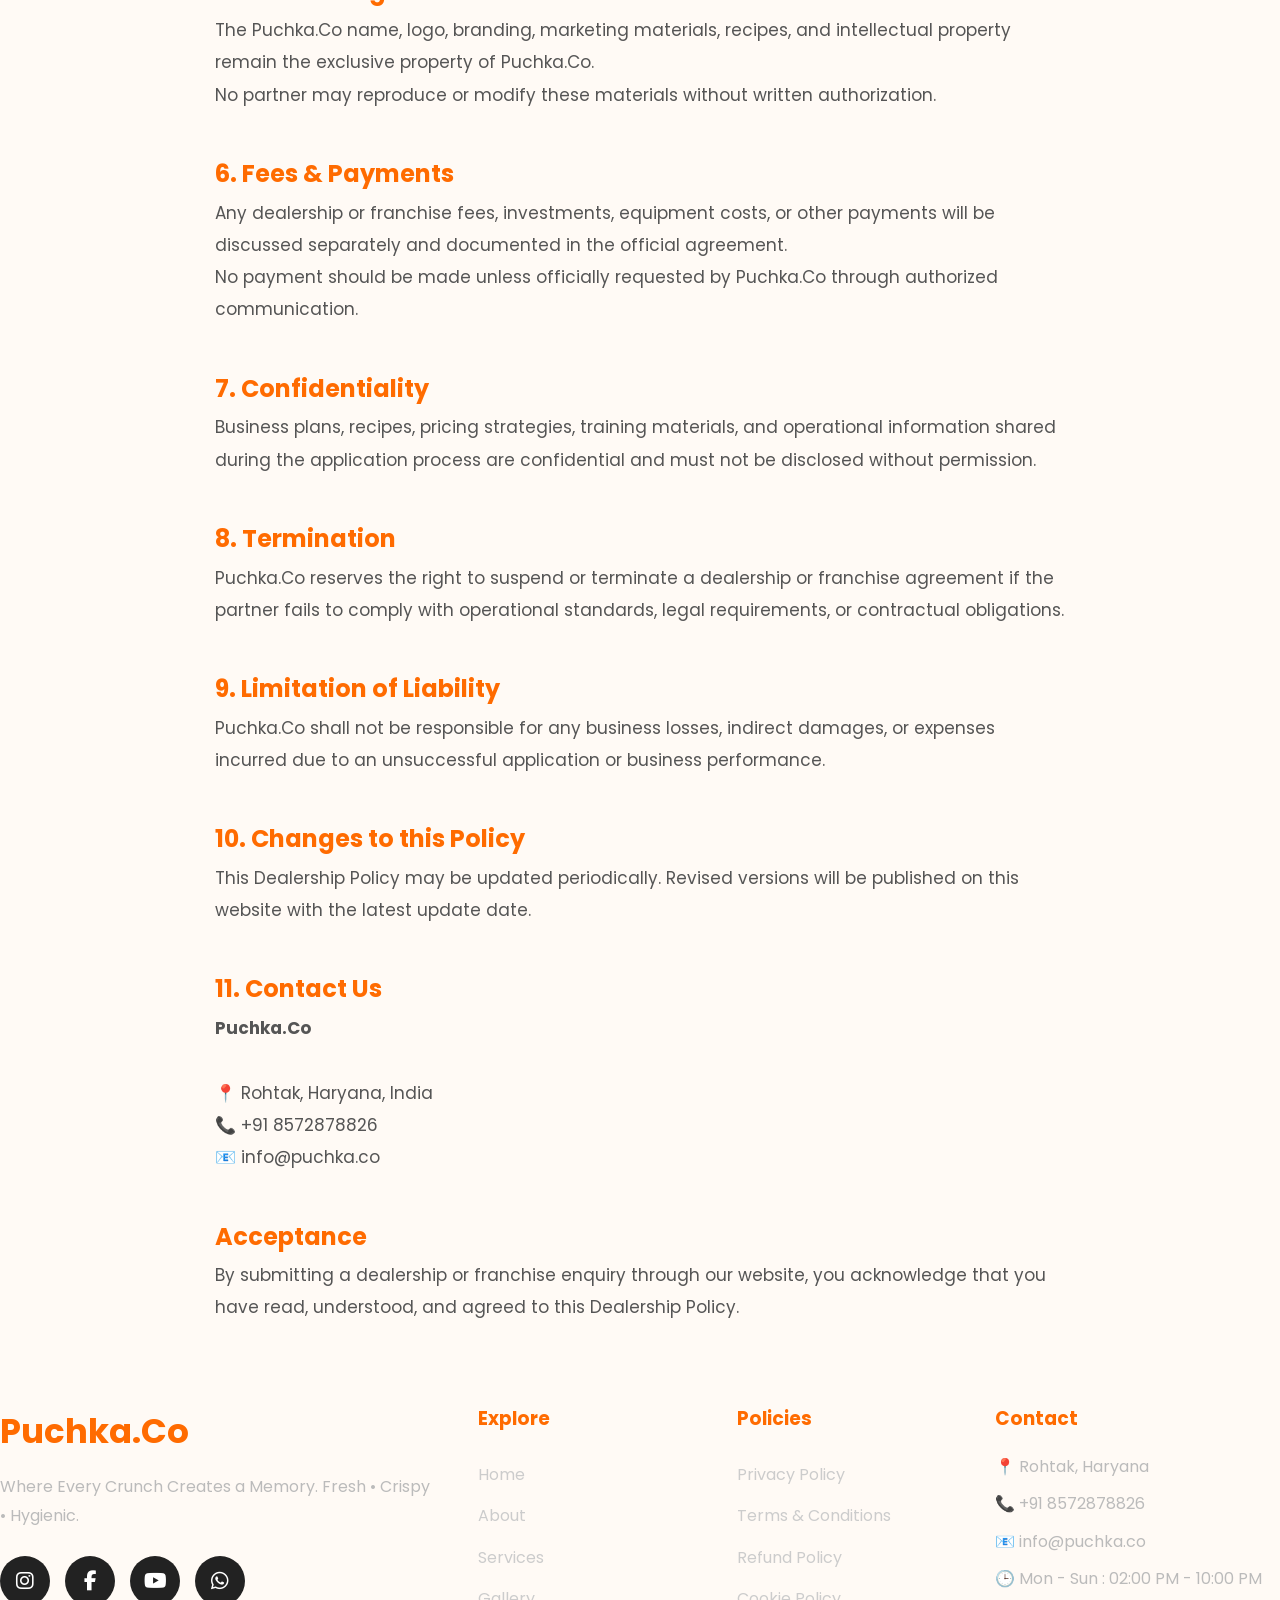
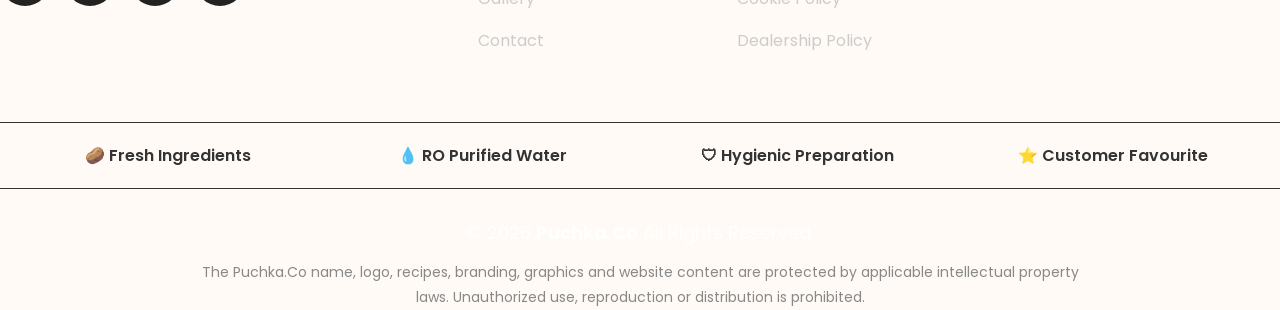
<file: dealership.html>
<!DOCTYPE html>
<html lang="en">
<head>

<meta charset="UTF-8">
<meta name="viewport" content="width=device-width, initial-scale=1.0">

<title>Dealership Policy | Puchka.Co</title>

<meta name="description" content="Learn about Puchka.Co, our mission to serve hygienic and delicious puchka, golgappa and pani puri using purified water and premium ingredients.">
<meta property="og:type" content="website">
<meta property="og:site_name" content="Puchka.Co">
<meta property="og:title" content="Puchka.Co">
<meta property="og:description" content="Premium hygienic puchka experience.">
<meta property="og:url" content="https://puchka.co/">
<meta property="og:image" content="https://puchka.co/image/slider1.jpg">
<link href="https://fonts.googleapis.com/css2?family=Poppins:wght@300;400;500;600;700&display=swap" rel="stylesheet">
<link rel="stylesheet" href="https://cdnjs.cloudflare.com/ajax/libs/font-awesome/6.5.2/css/all.min.css">

<link rel="stylesheet" href="styles.css">

<style>

.policy-section{
max-width:900px;
margin:120px auto 80px;
padding:0 25px;
line-height:1.9;
}

.policy-section h1{
color:#ff6b00;
font-size:42px;
margin-bottom:15px;
}

.policy-section h2{
color:#ff6b00;
margin-top:40px;
}

.policy-section p,
.policy-section li{
font-size:17px;
color:#555;
}

.policy-section ul{
margin-left:20px;
}

.last-updated{
color:#888;
margin-bottom:40px;
}

.notice{
background:#fff8f0;
border-left:5px solid #ff6b00;
padding:20px;
border-radius:10px;
margin:25px 0;
}

@media(max-width:768px){

.policy-section{
margin-top:100px;
}

.policy-section h1{
font-size:34px;
}

}

</style>

</head>

<body>

<header>

    <div class="logo">
    <img src="image/puchka-logo1.png" alt="Puchka Logo" class="logo-icon">
    Puchka<span>.Co</span>
    </div>

    <nav>
        <a href="index.html">Home</a>
        <a href="About.html" class="active">About</a>
        <a href="Service.html">Services</a>
        <a href="Gallery.html">Gallery</a>
        <a href="Contact.html">Contact</a>
    </nav>

    <div class="menu-btn">
        <i class="fa-solid fa-bars"></i>
    </div>

</header>


<section class="policy-section">

<h1>Dealership / Franchise Policy</h1>

<p class="last-updated">
Last Updated: 01 January 2026
</p>

<p>
Thank you for your interest in becoming a Puchka.Co dealership or franchise partner. We aim to build long-term relationships with dedicated entrepreneurs who share our commitment to quality, hygiene, and customer satisfaction.
</p>

<div class="notice">

<strong>Important:</strong><br>

Submitting a dealership or franchise enquiry does not guarantee approval. Every application is reviewed individually based on our selection criteria.

</div>

<h2>1. Eligibility</h2>

<p>Applicants should:</p>

<ul>

<li>Be at least 18 years of age.</li>

<li>Provide accurate personal and business information.</li>

<li>Be willing to follow Puchka.Co operating standards.</li>

<li>Have the ability to manage day-to-day business operations.</li>

<li>Meet any financial requirements communicated during the application process.</li>

</ul>

<h2>2. Application Process</h2>

<ul>

<li>Submit the dealership enquiry form.</li>

<li>Our team reviews your application.</li>

<li>Eligible applicants may be contacted for further discussion.</li>

<li>Location and business feasibility are evaluated.</li>

<li>If approved, a formal agreement will be provided.</li>

</ul>

<h2>3. Approval Rights</h2>

<p>
Puchka.Co reserves the right to approve or reject any dealership or franchise application without providing detailed reasons. Approval depends on business requirements, market potential, and operational considerations.
</p>

<h2>4. Business Standards</h2>

<p>Approved partners are expected to:</p>

<ul>

<li>Maintain high hygiene standards.</li>

<li>Use approved ingredients and recipes.</li>

<li>Follow branding and marketing guidelines.</li>

<li>Deliver quality customer service.</li>

<li>Operate in accordance with applicable food safety regulations.</li>

</ul>

<h2>5. Brand Usage</h2>

<p>
The Puchka.Co name, logo, branding, marketing materials, recipes, and intellectual property remain the exclusive property of Puchka.Co.
</p>

<p>
No partner may reproduce or modify these materials without written authorization.
</p>

<h2>6. Fees & Payments</h2>

<p>
Any dealership or franchise fees, investments, equipment costs, or other payments will be discussed separately and documented in the official agreement.
</p>

<p>
No payment should be made unless officially requested by Puchka.Co through authorized communication.
</p>

<h2>7. Confidentiality</h2>

<p>
Business plans, recipes, pricing strategies, training materials, and operational information shared during the application process are confidential and must not be disclosed without permission.
</p>

<h2>8. Termination</h2>

<p>
Puchka.Co reserves the right to suspend or terminate a dealership or franchise agreement if the partner fails to comply with operational standards, legal requirements, or contractual obligations.
</p>

<h2>9. Limitation of Liability</h2>

<p>
Puchka.Co shall not be responsible for any business losses, indirect damages, or expenses incurred due to an unsuccessful application or business performance.
</p>

<h2>10. Changes to this Policy</h2>

<p>
This Dealership Policy may be updated periodically. Revised versions will be published on this website with the latest update date.
</p>

<h2>11. Contact Us</h2>

<p>

<strong>Puchka.Co</strong><br><br>

📍 Rohtak, Haryana, India<br>

📞 +91 8572878826<br>

📧 info@puchka.co

</p>

<h2>Acceptance</h2>

<p>
By submitting a dealership or franchise enquiry through our website, you acknowledge that you have read, understood, and agreed to this Dealership Policy.
</p>

</section>
<footer class="footer">

<div class="footer-top">

<div class="footer-brand">

<h2>Puchka<span>.Co</span> </h2>

<p>
Where Every Crunch Creates a Memory.
Fresh • Crispy • Hygienic.
</p>

<div class="social-icons">

<a href="https://instagram.com/puchka.co"><i class="fab fa-instagram"></i></a>

<a href="https://facebook.com/puchka.co"><i class="fab fa-facebook-f"></i></a>

<a href="https://youtube.com/@puchkadotco"><i class="fab fa-youtube"></i></a>

<a href="https://wa.me/918572878826"><i class="fab fa-whatsapp"></i></a>

</div>

</div>

<div class="footer-links">

<h3>Explore</h3>

<a href="index.html">Home</a>

<a href="About.html">About</a>

<a href="Service.html">Services</a>

<a href="Gallery.html">Gallery</a>

<a href="Contact.html">Contact</a>

</div>

<div class="footer-links">

<h3>Policies</h3>

<a href="privacy.html">Privacy Policy</a>

<a href="terms.html">Terms & Conditions</a>

<a href="refund.html">Refund Policy</a>

<a href="cookie.html">Cookie Policy</a>

<a href="franchise.html">Dealership Policy</a>

</div>

<div class="footer-contact">

<h3>Contact</h3>

<p>📍 Rohtak, Haryana</p>

<p>📞 +91 8572878826</p>

<p>📧 info@puchka.co</p>

<p>🕒 Mon - Sun : 02:00 PM - 10:00 PM</p>

</div>

</div>

<div class="footer-trust">

<div>🥔 Fresh Ingredients</div>

<div>💧 RO Purified Water</div>

<div>🛡 Hygienic Preparation</div>

<div>⭐ Customer Favourite</div>

</div>

<div class="footer-bottom">

<p>

© 2026 <strong>Puchka.Co</strong> All Rights Reserved.

</p>

<p>

The Puchka.Co name, logo, recipes, branding, graphics and website content are protected by applicable intellectual property laws. Unauthorized use, reproduction or distribution is prohibited.

</p>

</div>

</footer>


<script src="script.js"></script>

</body>

</html>
</file>
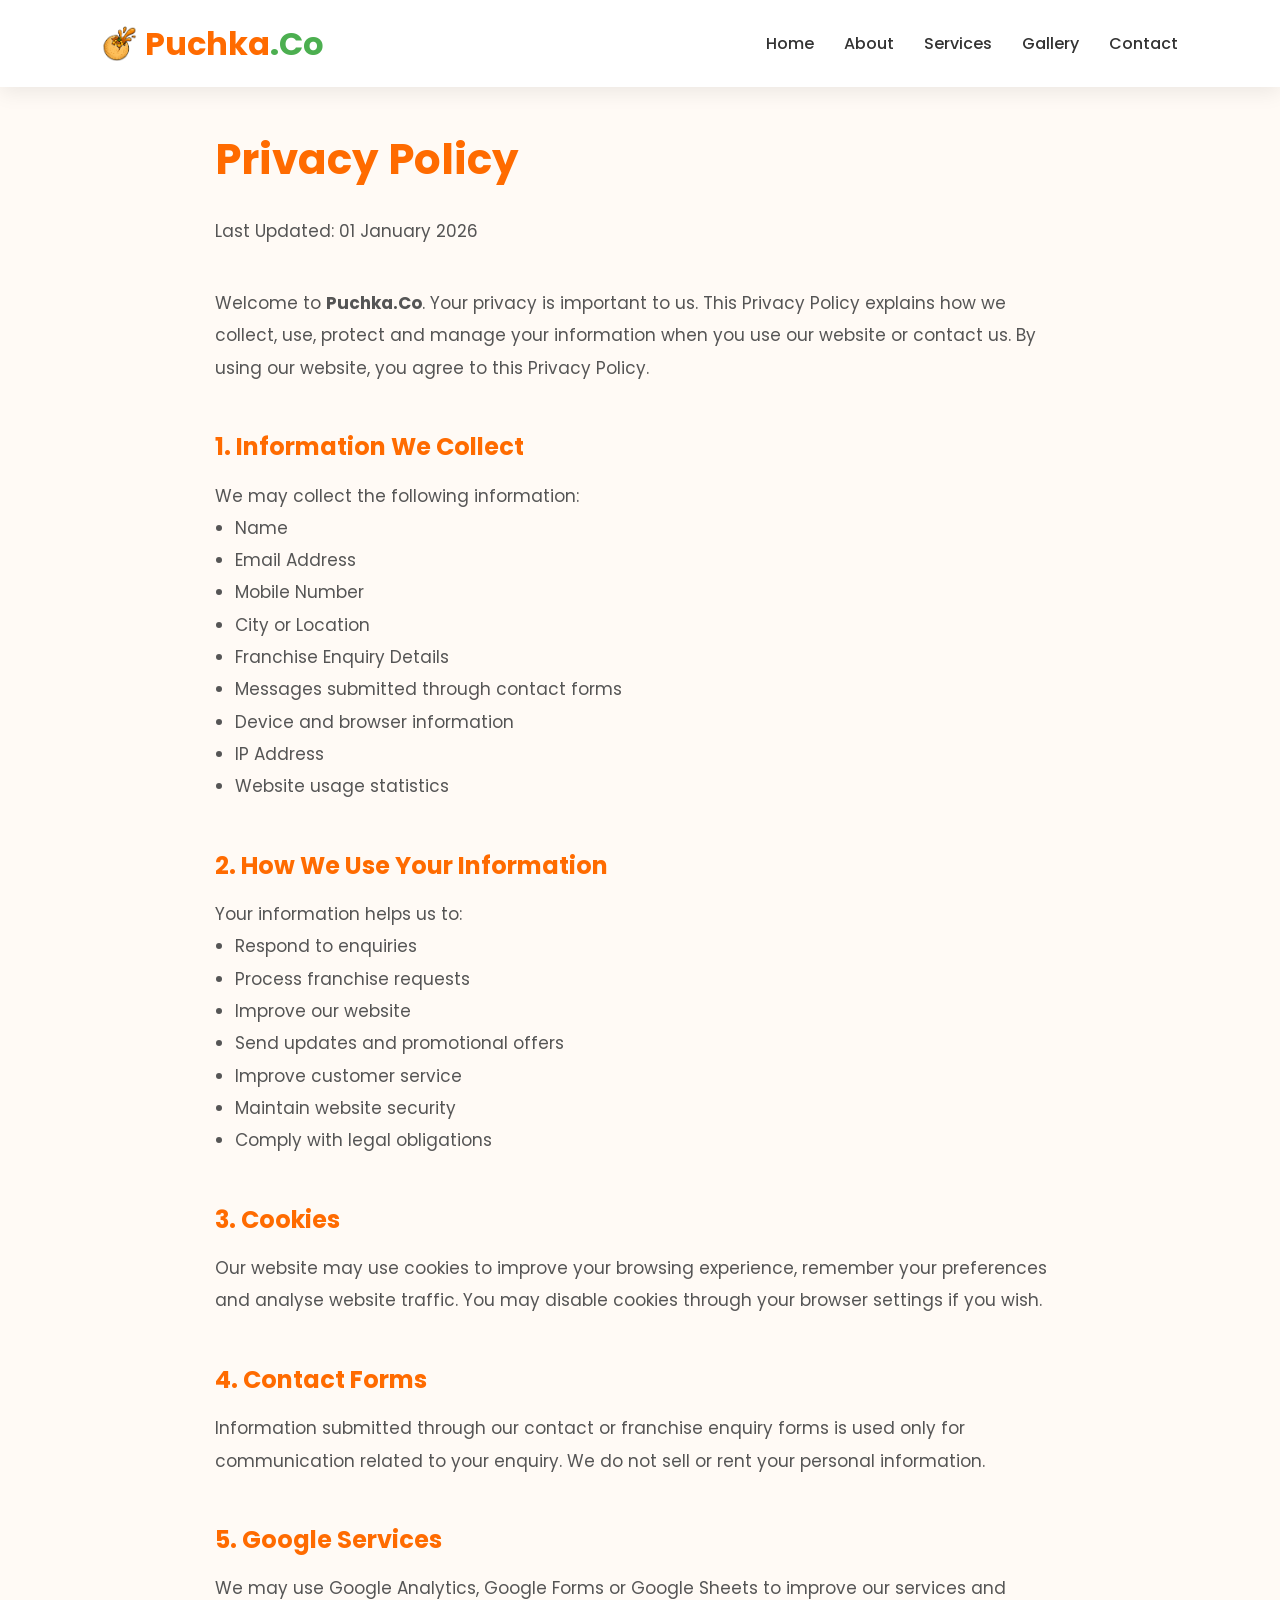
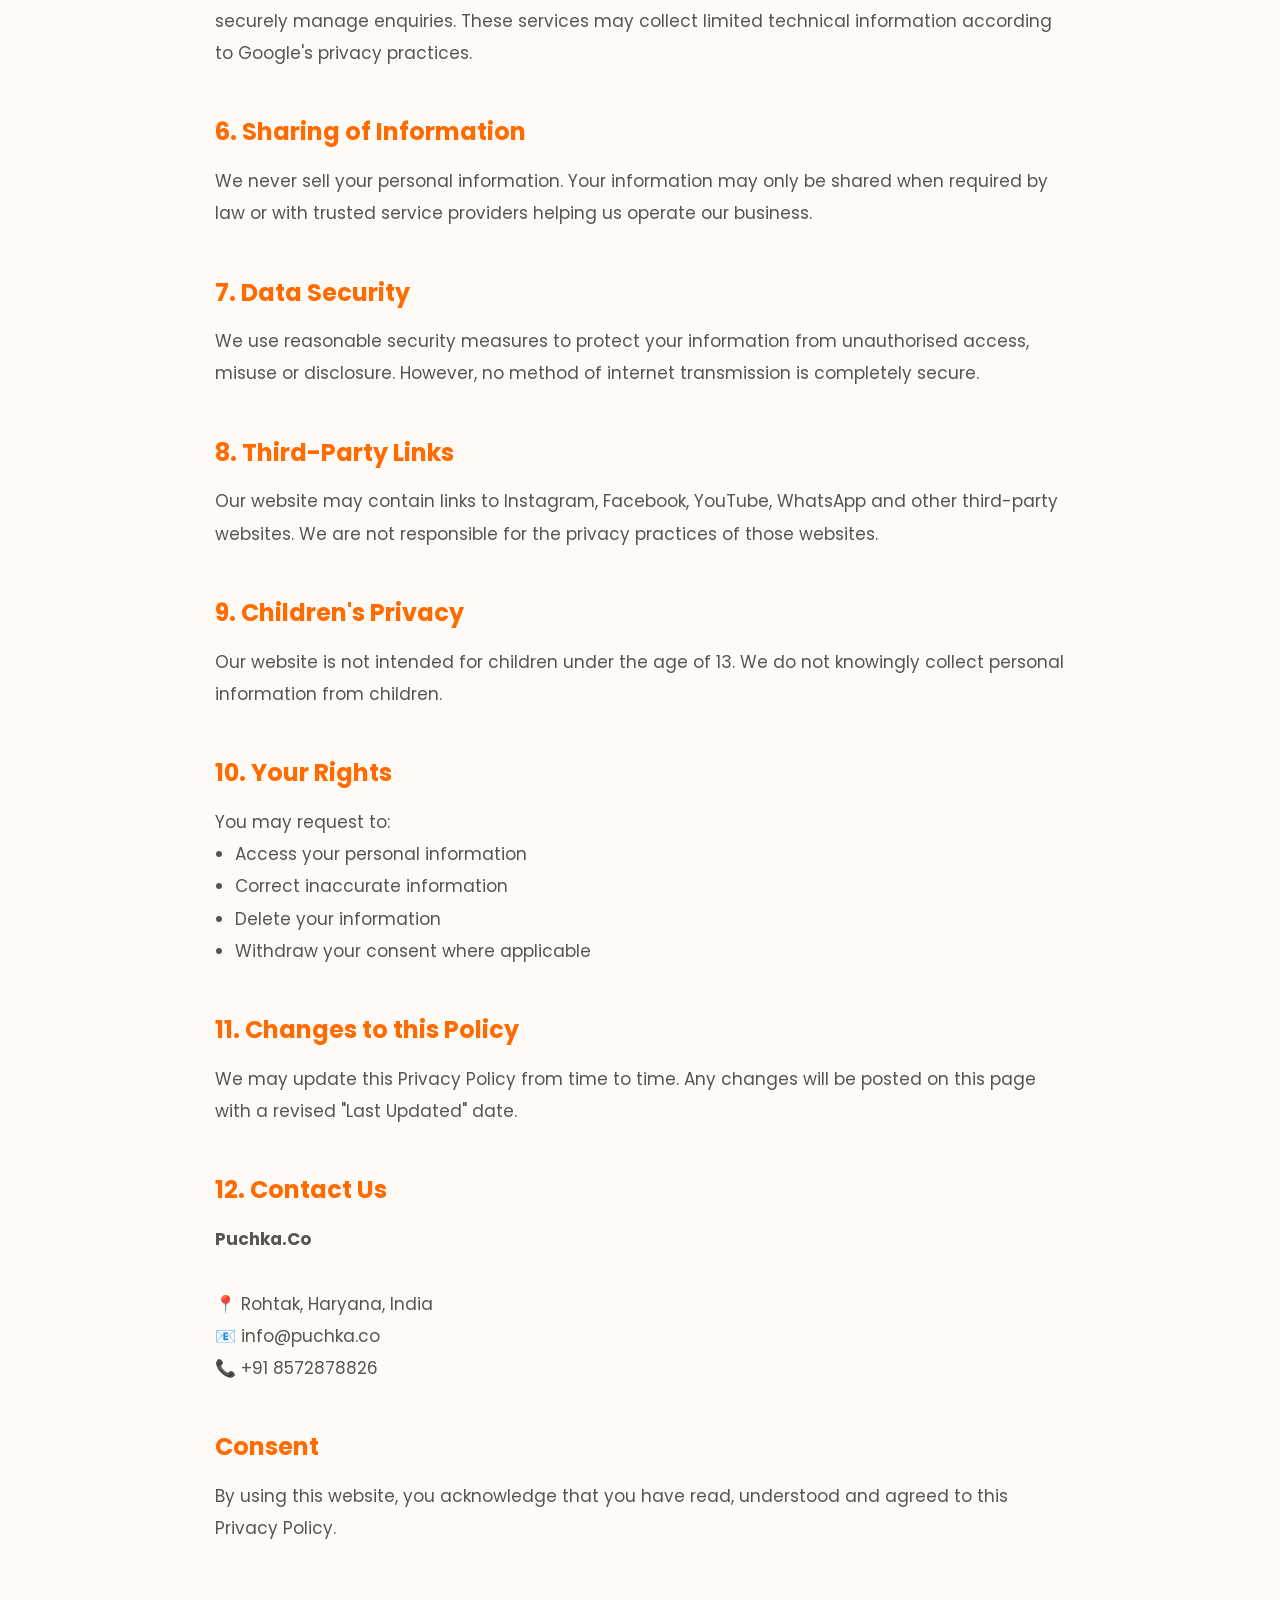
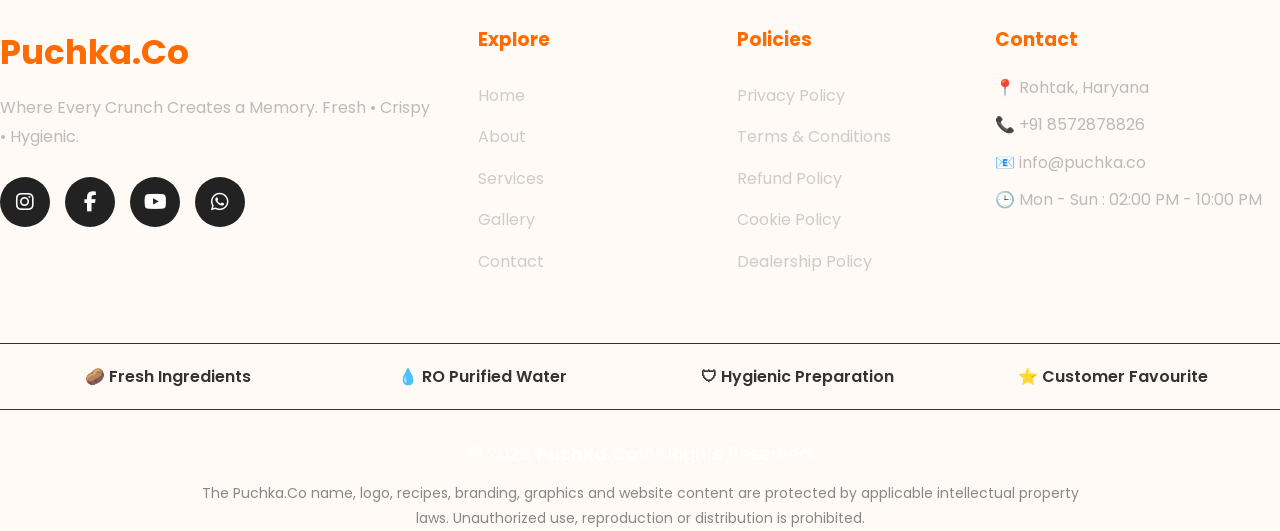
<file: privacy.html>
<!DOCTYPE html>
<html lang="en">
<head>
<meta charset="UTF-8">
<meta name="viewport" content="width=device-width, initial-scale=1.0">
<title>Privacy Policy | Puchka.Co</title>
<meta name="description" content="Learn about Puchka.Co, our mission to serve hygienic and delicious puchka, golgappa and pani puri using purified water and premium ingredients.">
<meta property="og:type" content="website">
<meta property="og:site_name" content="Puchka.Co">
<meta property="og:title" content="Puchka.Co">
<meta property="og:description" content="Premium hygienic puchka experience.">
<meta property="og:url" content="https://puchka.co/">
<meta property="og:image" content="https://puchka.co/image/slider1.jpg">
<link href="https://fonts.googleapis.com/css2?family=Poppins:wght@300;400;500;600;700&display=swap" rel="stylesheet">
<link rel="stylesheet" href="https://cdnjs.cloudflare.com/ajax/libs/font-awesome/6.5.2/css/all.min.css">

<link rel="stylesheet" href="styles.css">

<style>
.policy-section{
    max-width:900px;
    margin:120px auto 80px;
    padding:0 25px;
    line-height:1.9;
}

.policy-section h1{
    font-size:42px;
    color:#ff6b00;
    margin-bottom:15px;
}

.policy-section h2{
    color:#ff6b00;
    margin-top:40px;
    margin-bottom:10px;
}

.policy-section p,
.policy-section li{
    color:#555;
    font-size:17px;
}

.policy-section ul{
    margin-left:20px;
}

.last-updated{
    color:#888;
    margin-bottom:40px;
}

@media(max-width:768px){

.policy-section h1{
font-size:34px;
}

.policy-section{
margin-top:100px;
}

}
</style>

</head>

<body>

<header>

    <div class="logo">
    <img src="image/puchka-logo1.png" alt="Puchka Logo" class="logo-icon">
    Puchka<span>.Co</span>
    </div>

    <nav>
        <a href="index.html">Home</a>
        <a href="About.html" class="active">About</a>
        <a href="Service.html">Services</a>
        <a href="Gallery.html">Gallery</a>
        <a href="Contact.html">Contact</a>
    </nav>

    <div class="menu-btn">
        <i class="fa-solid fa-bars"></i>
    </div>

</header>

<section class="policy-section">

<h1>Privacy Policy</h1>

<p class="last-updated">
Last Updated: 01 January 2026
</p>

<p>
Welcome to <strong>Puchka.Co</strong>. Your privacy is important to us.
This Privacy Policy explains how we collect, use, protect and manage your information when you use our website or contact us.
By using our website, you agree to this Privacy Policy.
</p>

<h2>1. Information We Collect</h2>

<p>We may collect the following information:</p>

<ul>
<li>Name</li>
<li>Email Address</li>
<li>Mobile Number</li>
<li>City or Location</li>
<li>Franchise Enquiry Details</li>
<li>Messages submitted through contact forms</li>
<li>Device and browser information</li>
<li>IP Address</li>
<li>Website usage statistics</li>
</ul>

<h2>2. How We Use Your Information</h2>

<p>Your information helps us to:</p>

<ul>
<li>Respond to enquiries</li>
<li>Process franchise requests</li>
<li>Improve our website</li>
<li>Send updates and promotional offers</li>
<li>Improve customer service</li>
<li>Maintain website security</li>
<li>Comply with legal obligations</li>
</ul>

<h2>3. Cookies</h2>

<p>
Our website may use cookies to improve your browsing experience,
remember your preferences and analyse website traffic.
You may disable cookies through your browser settings if you wish.
</p>

<h2>4. Contact Forms</h2>

<p>
Information submitted through our contact or franchise enquiry forms is used only for communication related to your enquiry.
We do not sell or rent your personal information.
</p>

<h2>5. Google Services</h2>

<p>
We may use Google Analytics, Google Forms or Google Sheets to improve our services and securely manage enquiries.
These services may collect limited technical information according to Google's privacy practices.
</p>

<h2>6. Sharing of Information</h2>

<p>
We never sell your personal information.
Your information may only be shared when required by law or with trusted service providers helping us operate our business.
</p>

<h2>7. Data Security</h2>

<p>
We use reasonable security measures to protect your information from unauthorised access, misuse or disclosure.
However, no method of internet transmission is completely secure.
</p>

<h2>8. Third-Party Links</h2>

<p>
Our website may contain links to Instagram, Facebook, YouTube, WhatsApp and other third-party websites.
We are not responsible for the privacy practices of those websites.
</p>

<h2>9. Children's Privacy</h2>

<p>
Our website is not intended for children under the age of 13.
We do not knowingly collect personal information from children.
</p>

<h2>10. Your Rights</h2>

<p>You may request to:</p>

<ul>
<li>Access your personal information</li>
<li>Correct inaccurate information</li>
<li>Delete your information</li>
<li>Withdraw your consent where applicable</li>
</ul>

<h2>11. Changes to this Policy</h2>

<p>
We may update this Privacy Policy from time to time.
Any changes will be posted on this page with a revised "Last Updated" date.
</p>

<h2>12. Contact Us</h2>

<p>
<strong>Puchka.Co</strong><br><br>

📍 Rohtak, Haryana, India<br>

📧 info@puchka.co<br>

📞 +91 8572878826
</p>

<h2>Consent</h2>

<p>
By using this website, you acknowledge that you have read, understood and agreed to this Privacy Policy.
</p>

</section>
<footer class="footer">

<div class="footer-top">

<div class="footer-brand">

<h2>Puchka<span>.Co</span> </h2>

<p>
Where Every Crunch Creates a Memory.
Fresh • Crispy • Hygienic.
</p>

<div class="social-icons">

<a href="https://instagram.com/puchka.co"><i class="fab fa-instagram"></i></a>

<a href="https://facebook.com/puchka.co"><i class="fab fa-facebook-f"></i></a>

<a href="https://youtube.com/@puchkadotco"><i class="fab fa-youtube"></i></a>

<a href="https://wa.me/918572878826"><i class="fab fa-whatsapp"></i></a>

</div>

</div>

<div class="footer-links">

<h3>Explore</h3>

<a href="index.html">Home</a>

<a href="About.html">About</a>

<a href="Service.html">Services</a>

<a href="Gallery.html">Gallery</a>

<a href="Contact.html">Contact</a>

</div>

<div class="footer-links">

<h3>Policies</h3>

<a href="privacy.html">Privacy Policy</a>

<a href="terms.html">Terms & Conditions</a>

<a href="refund.html">Refund Policy</a>

<a href="cookie-policy.html">Cookie Policy</a>

<a href="franchise-policy.html">Dealership Policy</a>

</div>

<div class="footer-contact">

<h3>Contact</h3>

<p>📍 Rohtak, Haryana</p>

<p>📞 +91 8572878826</p>

<p>📧 info@puchka.co</p>

<p>🕒 Mon - Sun : 02:00 PM - 10:00 PM</p>

</div>

</div>

<div class="footer-trust">

<div>🥔 Fresh Ingredients</div>

<div>💧 RO Purified Water</div>

<div>🛡 Hygienic Preparation</div>

<div>⭐ Customer Favourite</div>

</div>

<div class="footer-bottom">

<p>

© 2026 <strong>Puchka.Co</strong> All Rights Reserved.

</p>

<p>

The Puchka.Co name, logo, recipes, branding, graphics and website content are protected by applicable intellectual property laws. Unauthorized use, reproduction or distribution is prohibited.

</p>

</div>

</footer>
<script src="script.js"></script>
</body>
</html>
</file>
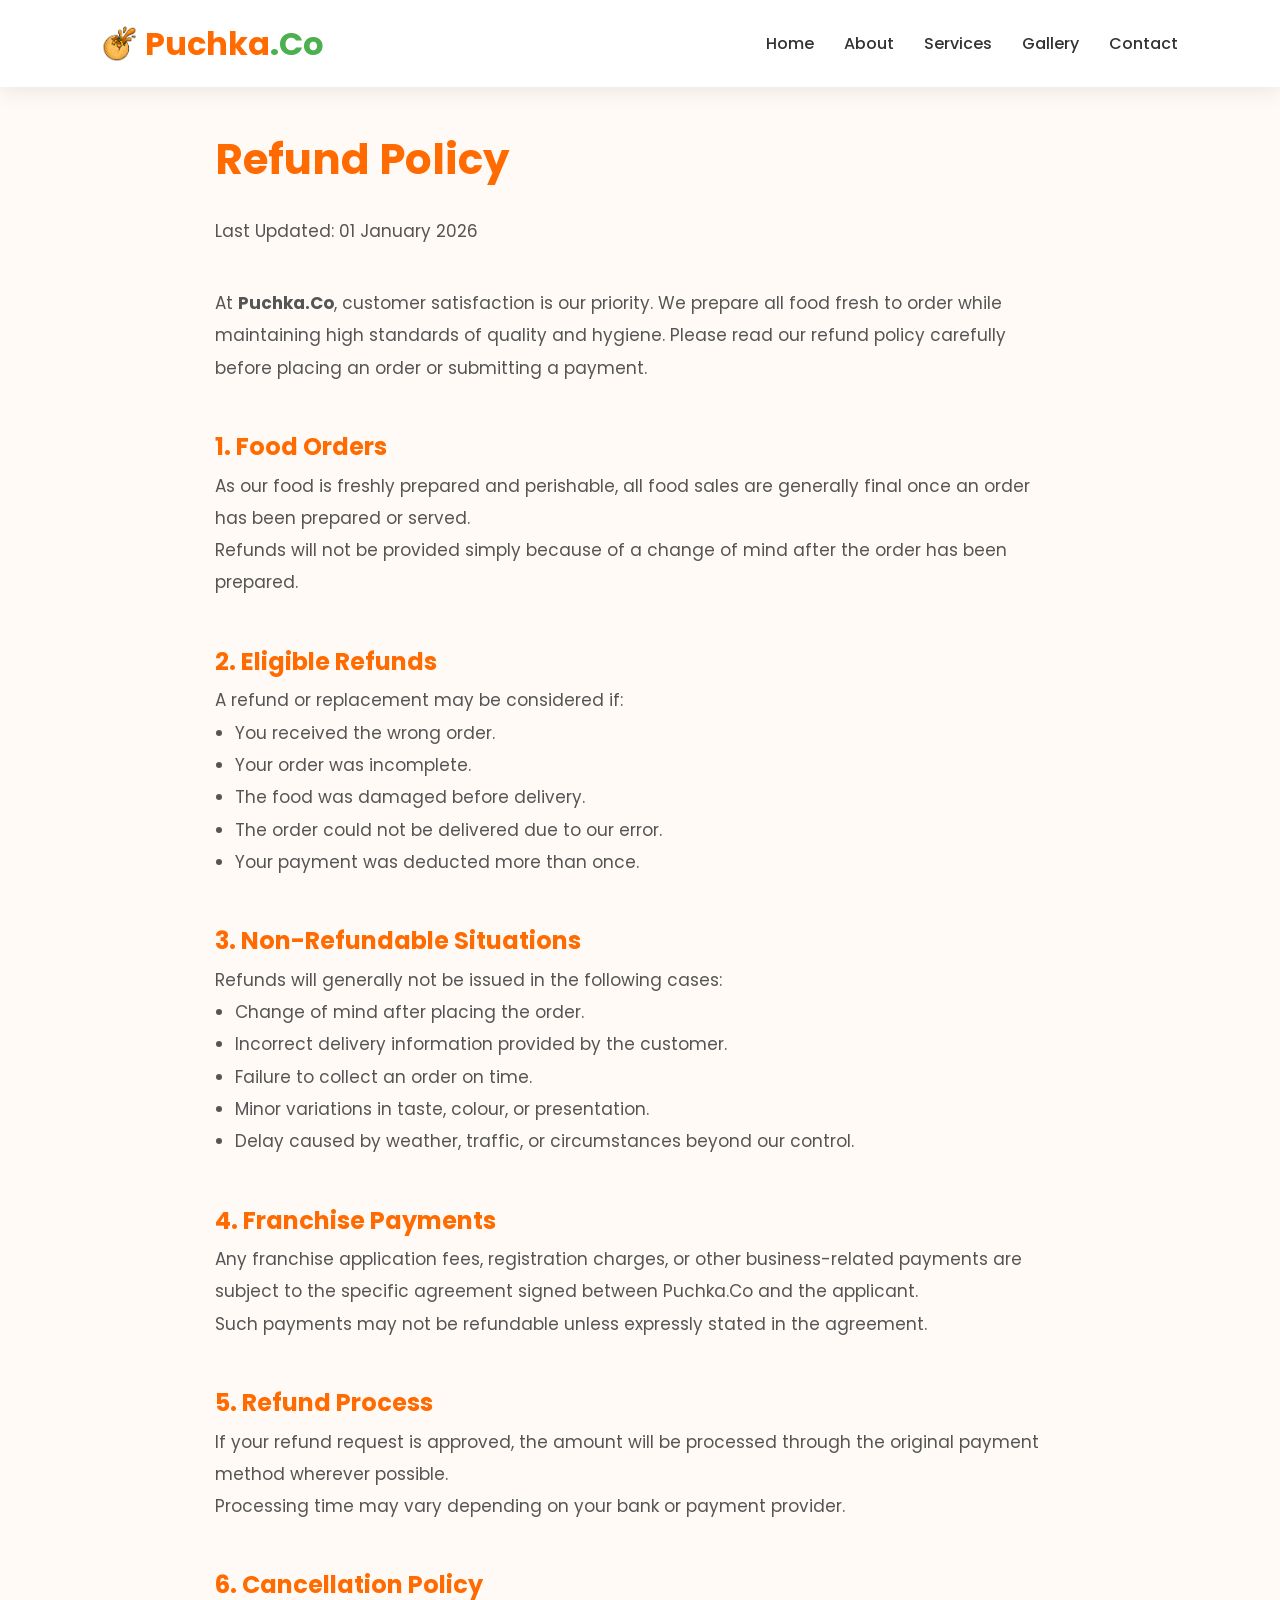
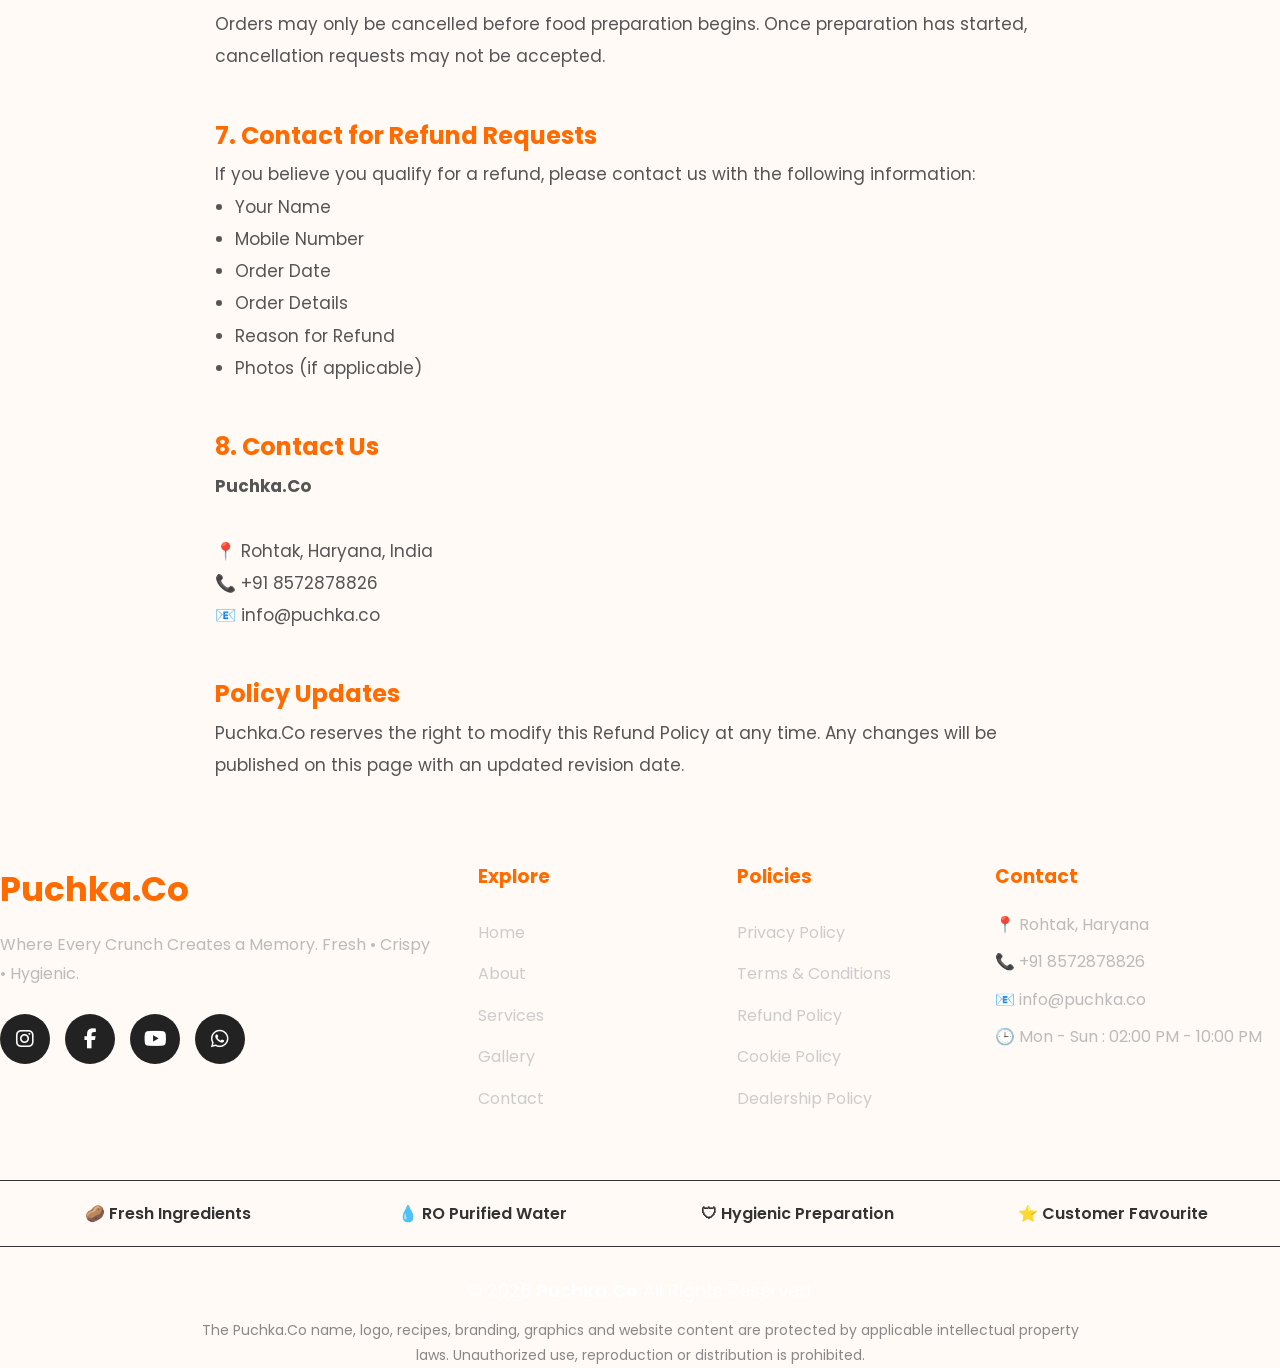
<file: refund.html>
<!DOCTYPE html>
<html lang="en">
<head>

<meta charset="UTF-8">
<meta name="viewport" content="width=device-width, initial-scale=1.0">

<title>Refund Policy | Puchka.Co</title>

<meta name="description" content="Learn about Puchka.Co, our mission to serve hygienic and delicious puchka, golgappa and pani puri using purified water and premium ingredients.">
<meta property="og:type" content="website">
<meta property="og:site_name" content="Puchka.Co">
<meta property="og:title" content="Puchka.Co">
<meta property="og:description" content="Premium hygienic puchka experience.">
<meta property="og:url" content="https://puchka.co/">
<meta property="og:image" content="https://puchka.co/image/slider1.jpg">
<link href="https://fonts.googleapis.com/css2?family=Poppins:wght@300;400;500;600;700&display=swap" rel="stylesheet">
<link rel="stylesheet" href="https://cdnjs.cloudflare.com/ajax/libs/font-awesome/6.5.2/css/all.min.css">

<link rel="stylesheet" href="styles.css">

<style>

.policy-section{
max-width:900px;
margin:120px auto 80px;
padding:0 25px;
line-height:1.9;
}

.policy-section h1{
color:#ff6b00;
font-size:42px;
margin-bottom:15px;
}

.policy-section h2{
color:#ff6b00;
margin-top:40px;
}

.policy-section p,
.policy-section li{
font-size:17px;
color:#555;
}

.policy-section ul{
margin-left:20px;
}

.last-updated{
color:#888;
margin-bottom:40px;
}

@media(max-width:768px){

.policy-section{
margin-top:100px;
}

.policy-section h1{
font-size:34px;
}

}

</style>

</head>

<body>

<header>

    <div class="logo">
    <img src="image/puchka-logo1.png" alt="Puchka Logo" class="logo-icon">
    Puchka<span>.Co</span>
    </div>

    <nav>
        <a href="index.html">Home</a>
        <a href="About.html" class="active">About</a>
        <a href="Service.html">Services</a>
        <a href="Gallery.html">Gallery</a>
        <a href="Contact.html">Contact</a>
    </nav>

    <div class="menu-btn">
        <i class="fa-solid fa-bars"></i>
    </div>

</header>


<section class="policy-section">

<h1>Refund Policy</h1>

<p class="last-updated">
Last Updated: 01 January 2026
</p>

<p>
At <strong>Puchka.Co</strong>, customer satisfaction is our priority. We prepare all food fresh to order while maintaining high standards of quality and hygiene. Please read our refund policy carefully before placing an order or submitting a payment.
</p>

<h2>1. Food Orders</h2>

<p>
As our food is freshly prepared and perishable, all food sales are generally final once an order has been prepared or served.
</p>

<p>
Refunds will not be provided simply because of a change of mind after the order has been prepared.
</p>

<h2>2. Eligible Refunds</h2>

<p>A refund or replacement may be considered if:</p>

<ul>

<li>You received the wrong order.</li>

<li>Your order was incomplete.</li>

<li>The food was damaged before delivery.</li>

<li>The order could not be delivered due to our error.</li>

<li>Your payment was deducted more than once.</li>

</ul>

<h2>3. Non-Refundable Situations</h2>

<p>Refunds will generally not be issued in the following cases:</p>

<ul>

<li>Change of mind after placing the order.</li>

<li>Incorrect delivery information provided by the customer.</li>

<li>Failure to collect an order on time.</li>

<li>Minor variations in taste, colour, or presentation.</li>

<li>Delay caused by weather, traffic, or circumstances beyond our control.</li>

</ul>

<h2>4. Franchise Payments</h2>

<p>
Any franchise application fees, registration charges, or other business-related payments are subject to the specific agreement signed between Puchka.Co and the applicant.
</p>

<p>
Such payments may not be refundable unless expressly stated in the agreement.
</p>

<h2>5. Refund Process</h2>

<p>
If your refund request is approved, the amount will be processed through the original payment method wherever possible.
</p>

<p>
Processing time may vary depending on your bank or payment provider.
</p>

<h2>6. Cancellation Policy</h2>

<p>
Orders may only be cancelled before food preparation begins. Once preparation has started, cancellation requests may not be accepted.
</p>

<h2>7. Contact for Refund Requests</h2>

<p>
If you believe you qualify for a refund, please contact us with the following information:
</p>

<ul>

<li>Your Name</li>

<li>Mobile Number</li>

<li>Order Date</li>

<li>Order Details</li>

<li>Reason for Refund</li>

<li>Photos (if applicable)</li>

</ul>

<h2>8. Contact Us</h2>

<p>

<strong>Puchka.Co</strong><br><br>

📍 Rohtak, Haryana, India<br>

📞 +91 8572878826<br>

📧 info@puchka.co

</p>

<h2>Policy Updates</h2>

<p>
Puchka.Co reserves the right to modify this Refund Policy at any time. Any changes will be published on this page with an updated revision date.
</p>

</section>
<footer class="footer">

<div class="footer-top">

<div class="footer-brand">

<h2>Puchka<span>.Co</span> </h2>

<p>
Where Every Crunch Creates a Memory.
Fresh • Crispy • Hygienic.
</p>

<div class="social-icons">

<a href="https://instagram.com/puchka.co"><i class="fab fa-instagram"></i></a>

<a href="https://facebook.com/puchka.co"><i class="fab fa-facebook-f"></i></a>

<a href="https://youtube.com/@puchkadotco"><i class="fab fa-youtube"></i></a>

<a href="https://wa.me/918572878826"><i class="fab fa-whatsapp"></i></a>

</div>

</div>

<div class="footer-links">

<h3>Explore</h3>

<a href="index.html">Home</a>

<a href="About.html">About</a>

<a href="Service.html">Services</a>

<a href="Gallery.html">Gallery</a>

<a href="Contact.html">Contact</a>

</div>

<div class="footer-links">

<h3>Policies</h3>

<a href="privacy.html">Privacy Policy</a>

<a href="terms.html">Terms & Conditions</a>

<a href="refund.html">Refund Policy</a>

<a href="cookie-policy.html">Cookie Policy</a>

<a href="franchise-policy.html">Dealership Policy</a>

</div>

<div class="footer-contact">

<h3>Contact</h3>

<p>📍 Rohtak, Haryana</p>

<p>📞 +91 8572878826</p>

<p>📧 info@puchka.co</p>

<p>🕒 Mon - Sun : 02:00 PM - 10:00 PM</p>

</div>

</div>

<div class="footer-trust">

<div>🥔 Fresh Ingredients</div>

<div>💧 RO Purified Water</div>

<div>🛡 Hygienic Preparation</div>

<div>⭐ Customer Favourite</div>

</div>

<div class="footer-bottom">

<p>

© 2026 <strong>Puchka.Co</strong> All Rights Reserved.

</p>

<p>

The Puchka.Co name, logo, recipes, branding, graphics and website content are protected by applicable intellectual property laws. Unauthorized use, reproduction or distribution is prohibited.

</p>

</div>

</footer>


<script src="script.js"></script>
</body>

</html>
</file>
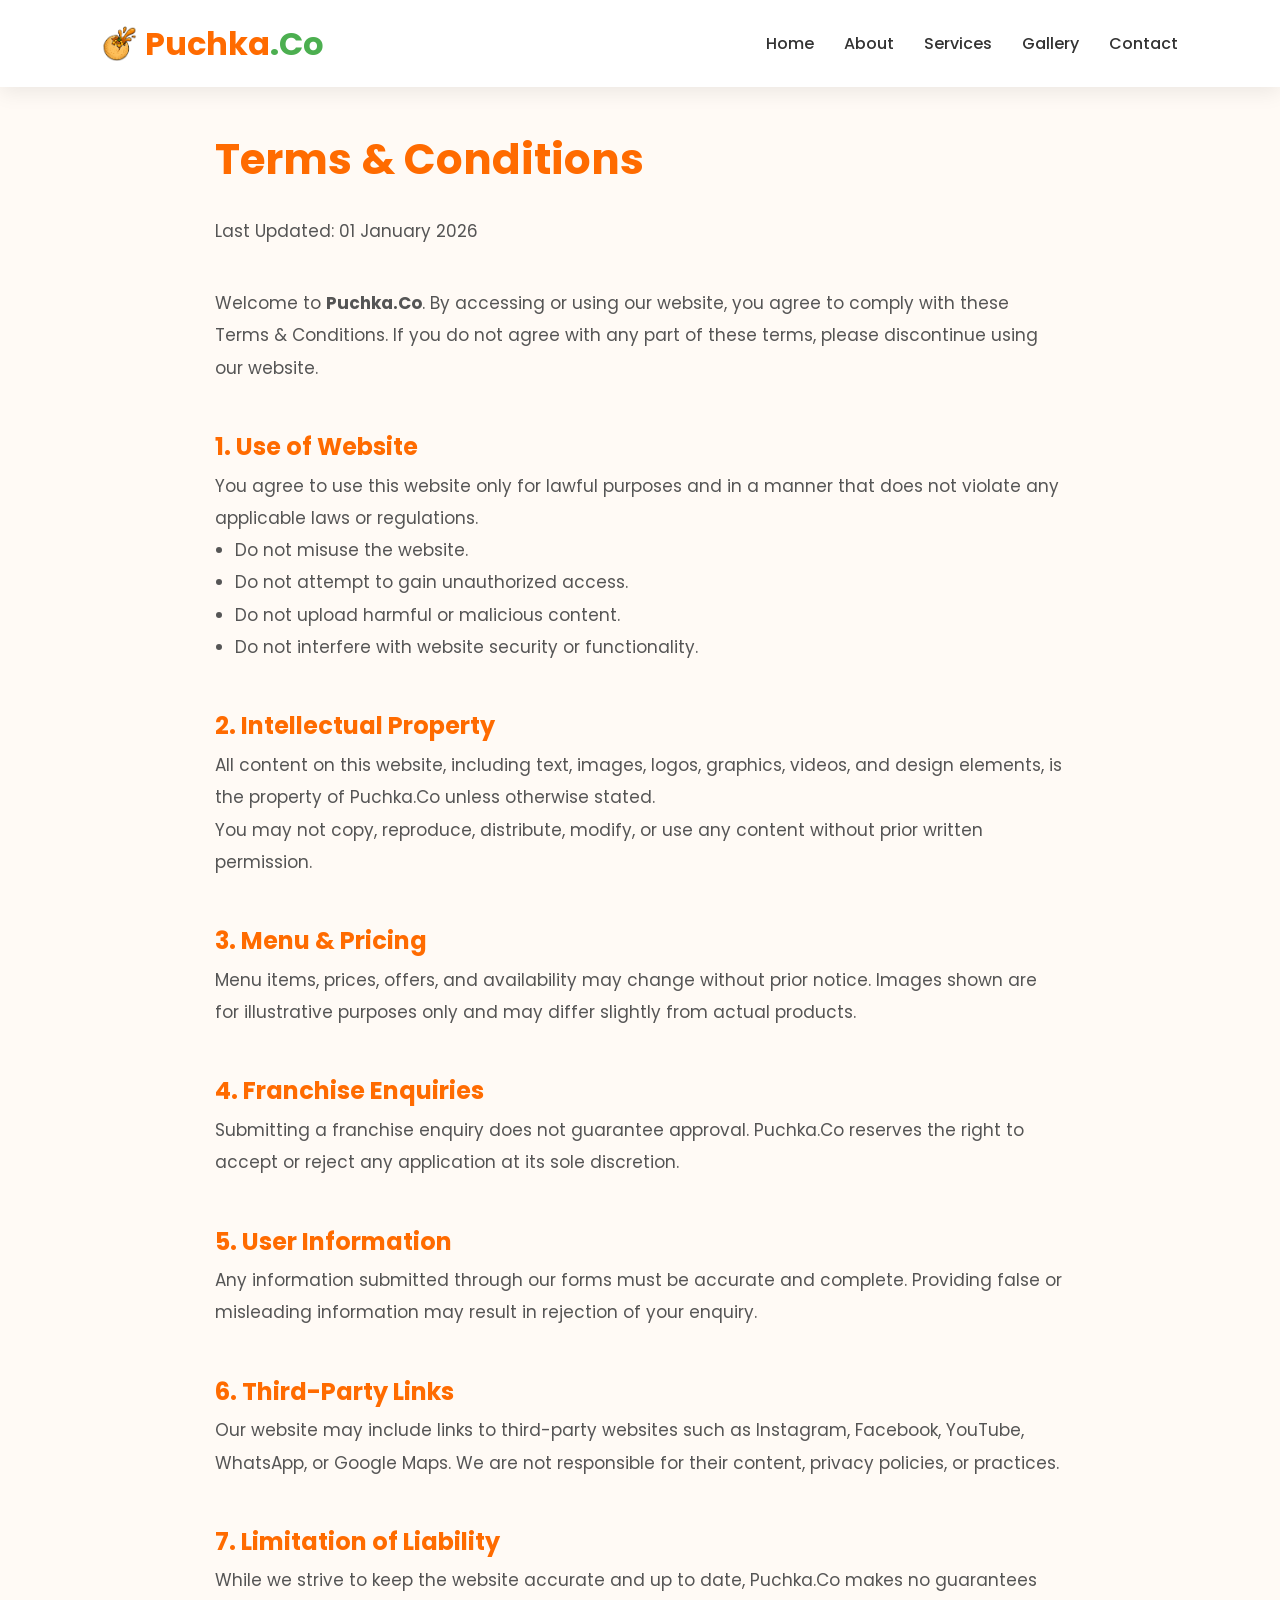
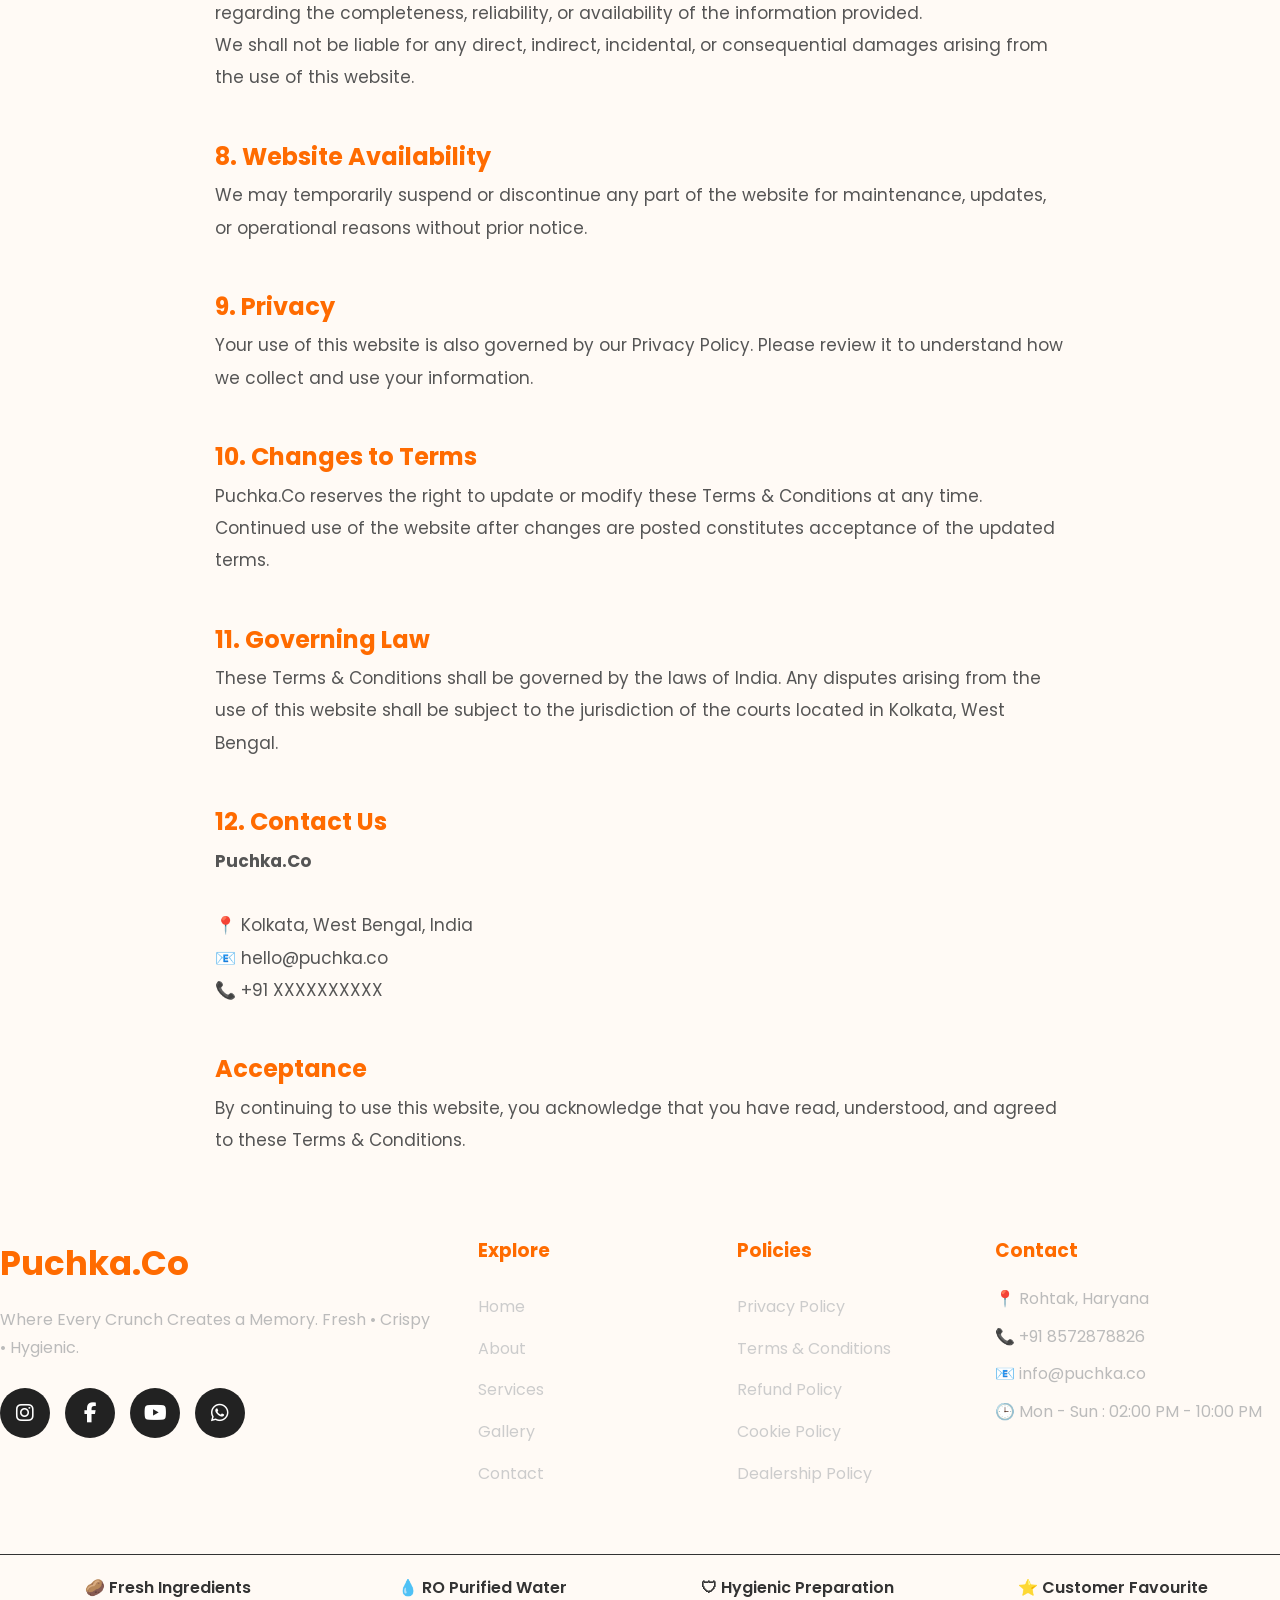
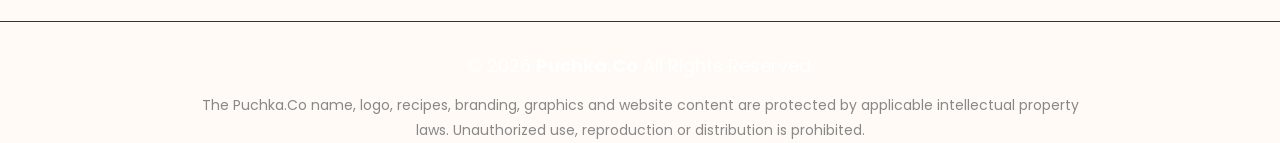
<file: terms.html>
<!DOCTYPE html>
<html lang="en">
<head>
<meta charset="UTF-8">
<meta name="viewport" content="width=device-width, initial-scale=1.0">
<title>Terms & Conditions | Puchka.Co</title>

<link rel="stylesheet" href="styles.css">

<meta name="description" content="Learn about Puchka.Co, our mission to serve hygienic and delicious puchka, golgappa and pani puri using purified water and premium ingredients.">
<meta property="og:type" content="website">
<meta property="og:site_name" content="Puchka.Co">
<meta property="og:title" content="Puchka.Co">
<meta property="og:description" content="Premium hygienic puchka experience.">
<meta property="og:url" content="https://puchka.co/">
<meta property="og:image" content="https://puchka.co/image/slider1.jpg">
<link href="https://fonts.googleapis.com/css2?family=Poppins:wght@300;400;500;600;700&display=swap" rel="stylesheet">
<link rel="stylesheet" href="https://cdnjs.cloudflare.com/ajax/libs/font-awesome/6.5.2/css/all.min.css">
<style>

.policy-section{
    max-width:900px;
    margin:120px auto 80px;
    padding:0 25px;
    line-height:1.9;
}

.policy-section h1{
    color:#ff6b00;
    font-size:42px;
    margin-bottom:15px;
}

.policy-section h2{
    color:#ff6b00;
    margin-top:40px;
}

.policy-section p,
.policy-section li{
    color:#555;
    font-size:17px;
}

.policy-section ul{
    margin-left:20px;
}

.last-updated{
    color:#888;
    margin-bottom:40px;
}

@media(max-width:768px){
.policy-section{
margin-top:100px;
}
.policy-section h1{
font-size:34px;
}
}
</style>

</head>

<body>

<header>

    <div class="logo">
    <img src="image/puchka-logo1.png" alt="Puchka Logo" class="logo-icon">
    Puchka<span>.Co</span>
    </div>

    <nav>
        <a href="index.html">Home</a>
        <a href="About.html" class="active">About</a>
        <a href="Service.html">Services</a>
        <a href="Gallery.html">Gallery</a>
        <a href="Contact.html">Contact</a>
    </nav>

    <div class="menu-btn">
        <i class="fa-solid fa-bars"></i>
    </div>

</header>


<section class="policy-section">

<h1>Terms & Conditions</h1>

<p class="last-updated">
Last Updated: 01 January 2026
</p>

<p>
Welcome to <strong>Puchka.Co</strong>. By accessing or using our website, you agree to comply with these Terms & Conditions. If you do not agree with any part of these terms, please discontinue using our website.
</p>

<h2>1. Use of Website</h2>

<p>You agree to use this website only for lawful purposes and in a manner that does not violate any applicable laws or regulations.</p>

<ul>
<li>Do not misuse the website.</li>
<li>Do not attempt to gain unauthorized access.</li>
<li>Do not upload harmful or malicious content.</li>
<li>Do not interfere with website security or functionality.</li>
</ul>

<h2>2. Intellectual Property</h2>

<p>
All content on this website, including text, images, logos, graphics, videos, and design elements, is the property of Puchka.Co unless otherwise stated.
</p>

<p>
You may not copy, reproduce, distribute, modify, or use any content without prior written permission.
</p>

<h2>3. Menu & Pricing</h2>

<p>
Menu items, prices, offers, and availability may change without prior notice. Images shown are for illustrative purposes only and may differ slightly from actual products.
</p>

<h2>4. Franchise Enquiries</h2>

<p>
Submitting a franchise enquiry does not guarantee approval. Puchka.Co reserves the right to accept or reject any application at its sole discretion.
</p>

<h2>5. User Information</h2>

<p>
Any information submitted through our forms must be accurate and complete. Providing false or misleading information may result in rejection of your enquiry.
</p>

<h2>6. Third-Party Links</h2>

<p>
Our website may include links to third-party websites such as Instagram, Facebook, YouTube, WhatsApp, or Google Maps. We are not responsible for their content, privacy policies, or practices.
</p>

<h2>7. Limitation of Liability</h2>

<p>
While we strive to keep the website accurate and up to date, Puchka.Co makes no guarantees regarding the completeness, reliability, or availability of the information provided.
</p>

<p>
We shall not be liable for any direct, indirect, incidental, or consequential damages arising from the use of this website.
</p>

<h2>8. Website Availability</h2>

<p>
We may temporarily suspend or discontinue any part of the website for maintenance, updates, or operational reasons without prior notice.
</p>

<h2>9. Privacy</h2>

<p>
Your use of this website is also governed by our Privacy Policy. Please review it to understand how we collect and use your information.
</p>

<h2>10. Changes to Terms</h2>

<p>
Puchka.Co reserves the right to update or modify these Terms & Conditions at any time. Continued use of the website after changes are posted constitutes acceptance of the updated terms.
</p>

<h2>11. Governing Law</h2>

<p>
These Terms & Conditions shall be governed by the laws of India. Any disputes arising from the use of this website shall be subject to the jurisdiction of the courts located in Kolkata, West Bengal.
</p>

<h2>12. Contact Us</h2>

<p>
<strong>Puchka.Co</strong><br><br>

📍 Kolkata, West Bengal, India<br>

📧 hello@puchka.co<br>

📞 +91 XXXXXXXXXX
</p>

<h2>Acceptance</h2>

<p>
By continuing to use this website, you acknowledge that you have read, understood, and agreed to these Terms & Conditions.
</p>

</section>
<footer class="footer">

<div class="footer-top">

<div class="footer-brand">

<h2>Puchka<span>.Co</span> </h2>

<p>
Where Every Crunch Creates a Memory.
Fresh • Crispy • Hygienic.
</p>

<div class="social-icons">

<a href="https://instagram.com/puchka.co"><i class="fab fa-instagram"></i></a>

<a href="https://facebook.com/puchka.co"><i class="fab fa-facebook-f"></i></a>

<a href="https://youtube.com/@puchkadotco"><i class="fab fa-youtube"></i></a>

<a href="https://wa.me/918572878826"><i class="fab fa-whatsapp"></i></a>

</div>

</div>

<div class="footer-links">

<h3>Explore</h3>

<a href="index.html">Home</a>

<a href="About.html">About</a>

<a href="Service.html">Services</a>

<a href="Gallery.html">Gallery</a>

<a href="Contact.html">Contact</a>

</div>

<div class="footer-links">

<h3>Policies</h3>

<a href="privacy.html">Privacy Policy</a>

<a href="terms.html">Terms & Conditions</a>

<a href="refund.html">Refund Policy</a>

<a href="cookie-policy.html">Cookie Policy</a>

<a href="franchise-policy.html">Dealership Policy</a>

</div>

<div class="footer-contact">

<h3>Contact</h3>

<p>📍 Rohtak, Haryana</p>

<p>📞 +91 8572878826</p>

<p>📧 info@puchka.co</p>

<p>🕒 Mon - Sun : 02:00 PM - 10:00 PM</p>

</div>

</div>

<div class="footer-trust">

<div>🥔 Fresh Ingredients</div>

<div>💧 RO Purified Water</div>

<div>🛡 Hygienic Preparation</div>

<div>⭐ Customer Favourite</div>

</div>

<div class="footer-bottom">

<p>

© 2026 <strong>Puchka.Co</strong> All Rights Reserved.

</p>

<p>

The Puchka.Co name, logo, recipes, branding, graphics and website content are protected by applicable intellectual property laws. Unauthorized use, reproduction or distribution is prohibited.

</p>

</div>

</footer>
<script src="script.js"></script>
</body>
</html>
</file>
<file: styles.css>
/* ====================================
   GOOGLE FONT
==================================== */
@import url('https://fonts.googleapis.com/css2?family=Poppins:wght@300;400;500;600;700;800&display=swap');

/* ====================================
   RESET
==================================== */

*{
margin:0;
padding:0;
box-sizing:border-box;
font-family:'Poppins',sans-serif;
scroll-behavior:smooth;
}

body{
background:#fffaf5;
color:#333;
overflow-x:hidden;
line-height:1.6;
}

/* ====================================
   LINKS
==================================== */

a{
text-decoration:none;
color:inherit;
}

img{
max-width:100%;
display:block;
}

/* ====================================
   HEADER
==================================== */

header{
position:fixed;
top:0;
left:0;
width:100%;
padding:18px 8%;
display:flex;
justify-content:space-between;
align-items:center;
background:white;
box-shadow:0 5px 20px rgba(0,0,0,.08);
z-index:999;
transition:.4s;
}

header.sticky{
    padding:12px 8%;
    background:#fff;
    box-shadow:0 5px 20px rgba(0,0,0,.12);
}

header.sticky .logo{
    color:#ff6b00;
}

header.sticky nav a{
    color:#333;
}

header.sticky .menu-btn,
header.sticky .menu-btn i{
    color:#333 !important;
}


.logo{
    display:flex;
    align-items:center;
    font-size:32px;
    font-weight:700;
    color:#ff6b00;
}

.logo span{
    color:#4CAF50;
}

.logo-icon{
    width:35px;
    height:35px;
    margin-right:8px;
}

.back-btn,
.fa-chevron-left{
    display:none;
}
nav{
display:flex;
gap:30px;
}

nav a{
font-weight:500;
transition:.3s;
}

nav a:hover{
color:#ff6b00;
}

.menu-btn{
    display:none;
    font-size:30px;
    cursor:pointer;
    color:#ff6b00;
    transition:.3s;
}

/* ====================================
   HERO SECTION
==================================== */

.hero{
height:100vh;
display:flex;
justify-content:center;
align-items:center;
text-align:center;
background:linear-gradient(rgba(0,0,0,.45),rgba(0,0,0,.45)),
url("images/slider1.jpg") center/cover;
color:white;
padding:20px;
}

.hero h1{
font-size:70px;
font-weight:800;
margin-bottom:20px;
}

.hero p{
font-size:22px;
max-width:800px;
margin:auto;
}

.hero .btn{
display:inline-block;
margin-top:35px;
padding:15px 45px;
background:#ff6b00;
color:white;
border-radius:40px;
transition:.4s;
font-size:18px;
font-weight:600;
}

.hero .btn:hover{
background:white;
color:#ff6b00;
}

/* ====================================
   SECTION TITLE
==================================== */

section{
padding:90px 8%;
}

.title{
text-align:center;
font-size:42px;
color:#ff6b00;
margin-bottom:20px;
}

.subtitle{
text-align:center;
max-width:700px;
margin:auto;
margin-bottom:60px;
color:#666;
font-size:18px;
}
/* ====================================
   ABOUT SECTION
==================================== */

.about{
display:grid;
grid-template-columns:repeat(2,1fr);
gap:50px;
align-items:center;
}

.about img{
width:100%;
border-radius:20px;
box-shadow:0 15px 30px rgba(0,0,0,.12);
transition:.4s;
}

.about img:hover{
transform:scale(1.03);
}

.about-content h2{
font-size:40px;
color:#ff6b00;
margin-bottom:20px;
}

.about-content p{
font-size:18px;
line-height:1.9;
color:#555;
}

/* ====================================
   BUTTONS
==================================== */

.btn{
display:inline-block;
padding:15px 35px;
background:#ff6b00;
color:#fff;
font-weight:600;
border-radius:40px;
transition:.3s;
margin-top:20px;
}

.btn:hover{
background:#222;
transform:translateY(-4px);
}

/* ====================================
   CARD SECTION
==================================== */

.cards{
display:grid;
grid-template-columns:repeat(auto-fit,minmax(280px,1fr));
gap:30px;
}

.card{
background:#fff;
padding:35px;
border-radius:20px;
text-align:center;
box-shadow:0 10px 25px rgba(0,0,0,.08);
transition:.4s;
overflow:hidden;
position:relative;
}

.card:hover{
transform:translateY(-10px);
box-shadow:0 20px 35px rgba(255,107,0,.2);
}

.card span{
font-size:60px;
display:block;
margin-bottom:20px;
}

.card h3{
font-size:24px;
color:#ff6b00;
margin-bottom:15px;
}

.card p{
color:#666;
line-height:1.8;
}

/* ====================================
   WHY CHOOSE US
==================================== */

.features{
display:grid;
grid-template-columns:repeat(auto-fit,minmax(250px,1fr));
gap:25px;
}

.feature{
background:#fff;
padding:35px;
border-radius:20px;
text-align:center;
box-shadow:0 10px 25px rgba(0,0,0,.08);
transition:.4s;
}

.feature:hover{
background:#ff6b00;
color:#fff;
transform:translateY(-8px);
}

.feature h3{
margin:15px 0;
font-size:24px;
}

.feature p{
line-height:1.7;
}

/* ====================================
   SERVICES
==================================== */

.services{
display:grid;
grid-template-columns:repeat(auto-fit,minmax(300px,1fr));
gap:35px;
}

.service-box{
background:white;
border-radius:20px;
overflow:hidden;
box-shadow:0 12px 25px rgba(0,0,0,.08);
transition:.4s;
}

.service-box:hover{
transform:translateY(-12px);
}

.service-box img{
width:100%;
height:230px;
object-fit:cover;
transition:.5s;
}

.service-box:hover img{
transform:scale(1.08);
}

.service-content{
padding:25px;
}

.service-content h2{
color:#ff6b00;
margin-bottom:15px;
}

.service-content p{
line-height:1.8;
color:#555;
}

/* ====================================
   STORY SECTION
==================================== */

.story{
background:linear-gradient(135deg,#ff6b00,#ff9d2f);
padding:70px;
border-radius:25px;
text-align:center;
color:#fff;
}

.story h2{
font-size:42px;
margin-bottom:20px;
}

.story p{
font-size:18px;
line-height:1.9;
max-width:900px;
margin:auto;
}

/* ====================================
   CTA SECTION
==================================== */

.cta{
background:#222;
padding:70px;
border-radius:25px;
text-align:center;
color:#fff;
margin-top:70px;
}

.cta h2{
font-size:42px;
margin-bottom:20px;
}

.cta p{
max-width:800px;
margin:auto;
line-height:1.8;
margin-bottom:30px;
}
/* ====================================
   IMAGE SLIDER
==================================== */

.slider{
width:90%;
margin:60px auto;
overflow:hidden;
border-radius:20px;
box-shadow:0 15px 35px rgba(0,0,0,.12);
}

.slides{
display:flex;
width:500%;
animation:slider 20s infinite;
}

.slides img{
width:100%;
height:500px;
object-fit:cover;
}

@keyframes slider{

0%,18%{
transform:translateX(0%);
}

20%,38%{
transform:translateX(-100%);
}

40%,58%{
transform:translateX(-200%);
}

60%,78%{
transform:translateX(-300%);
}

80%,100%{
transform:translateX(-400%);
}

}

/* ====================================
   GALLERY
==================================== */

.gallery{
display:grid;
grid-template-columns:repeat(auto-fit,minmax(280px,1fr));
gap:25px;
}

.gallery .card{
position:relative;
overflow:hidden;
border-radius:18px;
cursor:pointer;
padding:0;
}

.gallery .card img{
width:100%;
height:280px;
object-fit:cover;
transition:.5s;
}

.gallery .card:hover img{
transform:scale(1.12);
}

.overlay{
position:absolute;
top:0;
left:0;
width:100%;
height:100%;
background:rgba(255,107,0,.85);
display:flex;
justify-content:center;
align-items:center;
opacity:0;
transition:.4s;
color:white;
font-size:24px;
font-weight:600;
}

.gallery .card:hover .overlay{
opacity:1;
}

/* ====================================
   BLOG SECTION
==================================== */

.blog{
background:#fff3e6;
}

.blog-container{
display:grid;
grid-template-columns:repeat(auto-fit,minmax(320px,1fr));
gap:30px;
}

.blog-card{
background:white;
padding:30px;
border-radius:20px;
box-shadow:0 12px 25px rgba(0,0,0,.08);
transition:.4s;
}

.blog-card:hover{
transform:translateY(-10px);
}

.blog-card h3{
font-size:26px;
color:#ff6b00;
margin-bottom:15px;
}

.blog-card p{
color:#666;
line-height:1.8;
margin-bottom:25px;
}

.blog-card a{
display:inline-block;
padding:12px 28px;
background:#ff6b00;
color:white;
border-radius:30px;
transition:.3s;
}

.blog-card a:hover{
background:#222;
}

/* ====================================
   LIGHTBOX
==================================== */

.lightbox{
position:fixed;
top:0;
left:0;
width:100%;
height:100%;
background:rgba(0,0,0,.92);
display:none;
justify-content:center;
align-items:center;
z-index:9999;
}

.lightbox img{
max-width:90%;
max-height:90%;
border-radius:15px;
box-shadow:0 15px 35px rgba(255,255,255,.15);
}

/* ====================================
   GALLERY TITLE
==================================== */

.gallery-title{
text-align:center;
font-size:46px;
color:#ff6b00;
margin-bottom:50px;
font-weight:700;
}

/* ====================================
   IMAGE HOVER SHADOW
==================================== */

.gallery img,
.service-box img,
.about img{

transition:.5s;

}

.gallery img:hover,
.service-box img:hover,
.about img:hover{

box-shadow:0 20px 40px rgba(255,107,0,.25);

}

/* ====================================
   CONTACT PAGE
==================================== */

.contact-container{
display:grid;
grid-template-columns:repeat(auto-fit,minmax(350px,1fr));
gap:40px;
align-items:start;
}

.contact-info{
background:linear-gradient(135deg,#ff6b00,#ff9d2f);
color:white;
padding:40px;
border-radius:20px;
box-shadow:0 10px 30px rgba(0,0,0,.12);
}

.contact-info h2{
margin-bottom:20px;
font-size:35px;
}

.contact-info p{
margin:18px 0;
line-height:1.8;
}

.contact-form{
background:white;
padding:40px;
border-radius:20px;
box-shadow:0 10px 25px rgba(0,0,0,.08);
}

.contact-form input,
.contact-form textarea,
.contact-form select{
width:100%;
padding:15px;
margin:12px 0;
border:1px solid #ddd;
border-radius:10px;
font-size:16px;
outline:none;
transition:.3s;
}

.contact-form input:focus,
.contact-form textarea:focus,
.contact-form select:focus{
border-color:#ff6b00;
box-shadow:0 0 10px rgba(255,107,0,.2);
}

.contact-form textarea{
height:150px;
resize:none;
}

.contact-form button{
width:100%;
padding:15px;
border:none;
background:#ff6b00;
color:white;
font-size:18px;
border-radius:10px;
cursor:pointer;
transition:.3s;
}

.contact-form button:hover{
background:#222;
}

/* ====================================
   DEALERSHIP FORM
==================================== */

.dealer-form{
background:white;
padding:40px;
border-radius:20px;
box-shadow:0 10px 25px rgba(0,0,0,.08);
max-width:900px;
margin:auto;
}

.form-row{
display:grid;
grid-template-columns:repeat(2,1fr);
gap:20px;
}

/* ====================================
   COUNTER SECTION
==================================== */

.counter-section{
display:grid;
grid-template-columns:repeat(auto-fit,minmax(200px,1fr));
gap:25px;
text-align:center;
margin:60px 0;
}

.counter-box{
background:white;
padding:35px;
border-radius:20px;
box-shadow:0 10px 20px rgba(0,0,0,.08);
}

.counter{
font-size:50px;
font-weight:700;
color:#ff6b00;
}

.counter-box h3{
margin-top:10px;
}

/* ====================================
   FOLLOW US
==================================== */

.social-links{
display:flex;
justify-content:center;
flex-wrap:wrap;
gap:20px;
margin-top:30px;
}

.social-links a{
width:55px;
height:55px;
background:#ff6b00;
color:white;
display:flex;
justify-content:center;
align-items:center;
border-radius:50%;
font-size:22px;
transition:.3s;
}

.social-links a:hover{
background:#222;
transform:translateY(-6px);
}

//*=============================
      PREMIUM FOOTER
==============================*/

.footer{

background:#111;

color:#ddd;

padding:70px 8% 20px;

margin-top:80px;

}

.footer-top{

display:grid;

grid-template-columns:2fr 1fr 1fr 1.3fr;

gap:40px;

}

.footer-brand h2{

color:#ff6b00;

font-size:34px;

margin-bottom:15px;

}

.footer-brand p{

line-height:1.8;

color:#bbb;

}

.social-icons{

display:flex;

gap:15px;

margin-top:25px;

}

.social-icons a{

width:50px;

height:50px;

display:flex;

align-items:center;

justify-content:center;

background:#222;

border-radius:50%;

color:#fff;

font-size:20px;

transition:.35s;

text-decoration:none;

}

.social-icons a:hover{

background:#ff6b00;

transform:translateY(-5px);

}

.footer-links{

display:flex;

flex-direction:column;

}

.footer-links h3,
.footer-contact h3{

color:#ff6b00;

margin-bottom:20px;

}

.footer-links a{

text-decoration:none;

color:#ccc;

margin:8px 0;

transition:.3s;

}

.footer-links a:hover{

color:#ff6b00;

padding-left:8px;

}

.footer-contact p{

margin:12px 0;

color:#bbb;

}

.footer-trust{

margin:60px 0 30px;

padding:20px;

border-top:1px solid #333;

border-bottom:1px solid #333;

display:grid;

grid-template-columns:repeat(4,1fr);

text-align:center;

font-weight:600;

gap:20px;

}

.footer-bottom{

text-align:center;

margin-top:25px;

}

.footer-bottom p:first-child{

font-size:18px;

color:#fff;

margin-bottom:12px;

}

.footer-bottom p:last-child{

max-width:900px;

margin:auto;

font-size:14px;

color:#888;

line-height:1.8;

}

/* Brand Colors */

.fa-instagram:hover{

color:#E1306C;

}

.fa-facebook-f:hover{

color:#1877F2;

}

.fa-youtube:hover{

color:#ff0000;

}

.fa-whatsapp:hover{

color:#25D366;

}

/* Mobile */

@media(max-width:900px){

.footer-top{

grid-template-columns:1fr;

text-align:center;

}

.social-icons{

justify-content:center;

}

.footer-trust{

grid-template-columns:repeat(2,1fr);

}

}

@media(max-width:600px){

.footer-trust{

grid-template-columns:1fr;

}

.footer{

padding:50px 6% 20px;

}

}
/* ====================================
   BACK TO TOP
==================================== */

#topBtn{
position:fixed;
right:20px;
bottom:20px;
width:50px;
height:50px;
background:#ff6b00;
color:white;
border:none;
border-radius:50%;
cursor:pointer;
font-size:22px;
display:none;
transition:.3s;
z-index:999;
}

#topBtn:hover{
background:#222;
}

/* ====================================
   SCROLLBAR
==================================== */

::-webkit-scrollbar{
width:10px;
}

::-webkit-scrollbar-track{
background:#fff3e6;
}

::-webkit-scrollbar-thumb{
background:#ff6b00;
border-radius:20px;
}

::-webkit-scrollbar-thumb:hover{
background:#d95700;
}

/* ====================================
   RESPONSIVE
==================================== */

@media(max-width:991px){

.hero h1{
font-size:50px;
}

.about{
grid-template-columns:1fr;
}

.form-row{
grid-template-columns:1fr;
}

.contact-container{
grid-template-columns:1fr;
}

}

@media(max-width:768px){

header{
padding:15px 20px;
}

nav{
display:none;
}

nav.active{
display:flex;
flex-direction:column;
position:absolute;
top:70px;
left:0;
width:100%;
background:white;
padding:20px;
box-shadow:0 10px 20px rgba(0,0,0,.1);
}

.menu-btn{
display:block;
}

.hero{
height:80vh;
}

.hero h1{
font-size:38px;
}

.hero p{
font-size:17px;
}

.title{
font-size:34px;
}

.story{
padding:40px 25px;
}

.slider img{
height:250px;
}

}

@media(max-width:500px){

.btn{
padding:12px 25px;
}

.card,
.feature,
.blog-card{
padding:25px;
}

.hero h1{
font-size:32px;
}

.hero p{
font-size:16px;
}

}
/* ===========================
   PREMIUM SOCIAL SECTION
=========================== */

.social-section{

    padding:100px 8%;
    text-align:center;

    background:linear-gradient(180deg,#fffaf3,#fff);
}

.social-heading span{

    color:#ff6b00;
    letter-spacing:3px;
    font-weight:600;
    font-size:14px;
}

.social-heading h2{

    font-size:52px;
    margin:15px 0;
    color:#222;
}

.social-heading p{

    color:#666;
    max-width:650px;
    margin:auto;
    line-height:1.8;
    font-size:18px;
}

.social-grid{

    display:grid;
    grid-template-columns:repeat(auto-fit,minmax(220px,1fr));
    gap:30px;

    margin-top:60px;
}

.social-card{

    background:white;

    border-radius:25px;

    padding:40px 25px;

    text-decoration:none;

    box-shadow:0 15px 35px rgba(0,0,0,.08);

    transition:.4s;

    position:relative;

    overflow:hidden;
}

.social-card::before{

    content:"";

    position:absolute;

    top:0;

    left:0;

    width:100%;

    height:5px;

    background:#ff6b00;
}

.social-card:hover{

    transform:translateY(-12px);

    box-shadow:0 20px 40px rgba(255,107,0,.25);
}

.social-card i{

    font-size:52px;

    margin-bottom:20px;
}

.social-card h3{

    color:#222;

    margin-bottom:10px;
}

.social-card p{

    color:#777;

    font-size:15px;
}

/* Brand Colors */

.instagram i{

    color:#E1306C;
}

.facebook i{

    color:#1877F2;
}

.youtube i{

    color:#FF0000;
}

.whatsapp i{

    color:#25D366;
}

/* Hover Effect */

.instagram:hover{

    background:linear-gradient(135deg,#833ab4,#fd1d1d,#fcb045);

    color:white;
}

.facebook:hover{

    background:#1877F2;

    color:white;
}

.youtube:hover{

    background:#FF0000;

    color:white;
}

.whatsapp:hover{

    background:#25D366;

    color:white;
}

.social-card:hover i,

.social-card:hover h3,

.social-card:hover p{

    color:white;
}

/* Mobile */

@media(max-width:768px){

.social-section{

padding:70px 6%;

}

.social-heading h2{

font-size:38px;

}

.social-grid{

gap:20px;

}

.social-card{

padding:30px 20px;

}

.social-card i{

font-size:45px;

}
}
.blog-info span{
    background: rgba(255,107,0,0.12);
    border:1px solid rgba(255,107,0,0.2);
    backdrop-filter: blur(12px);
    -webkit-backdrop-filter: blur(12px);

    padding:12px 24px;
    border-radius:50px;
    box-shadow:0 8px 20px rgba(255,107,0,0.15);
}
html, body{
    overflow-x: hidden;
    width: 100%;
}
.co-green{
    color:#4CAF50; /* Green */
}
   }
</file>
